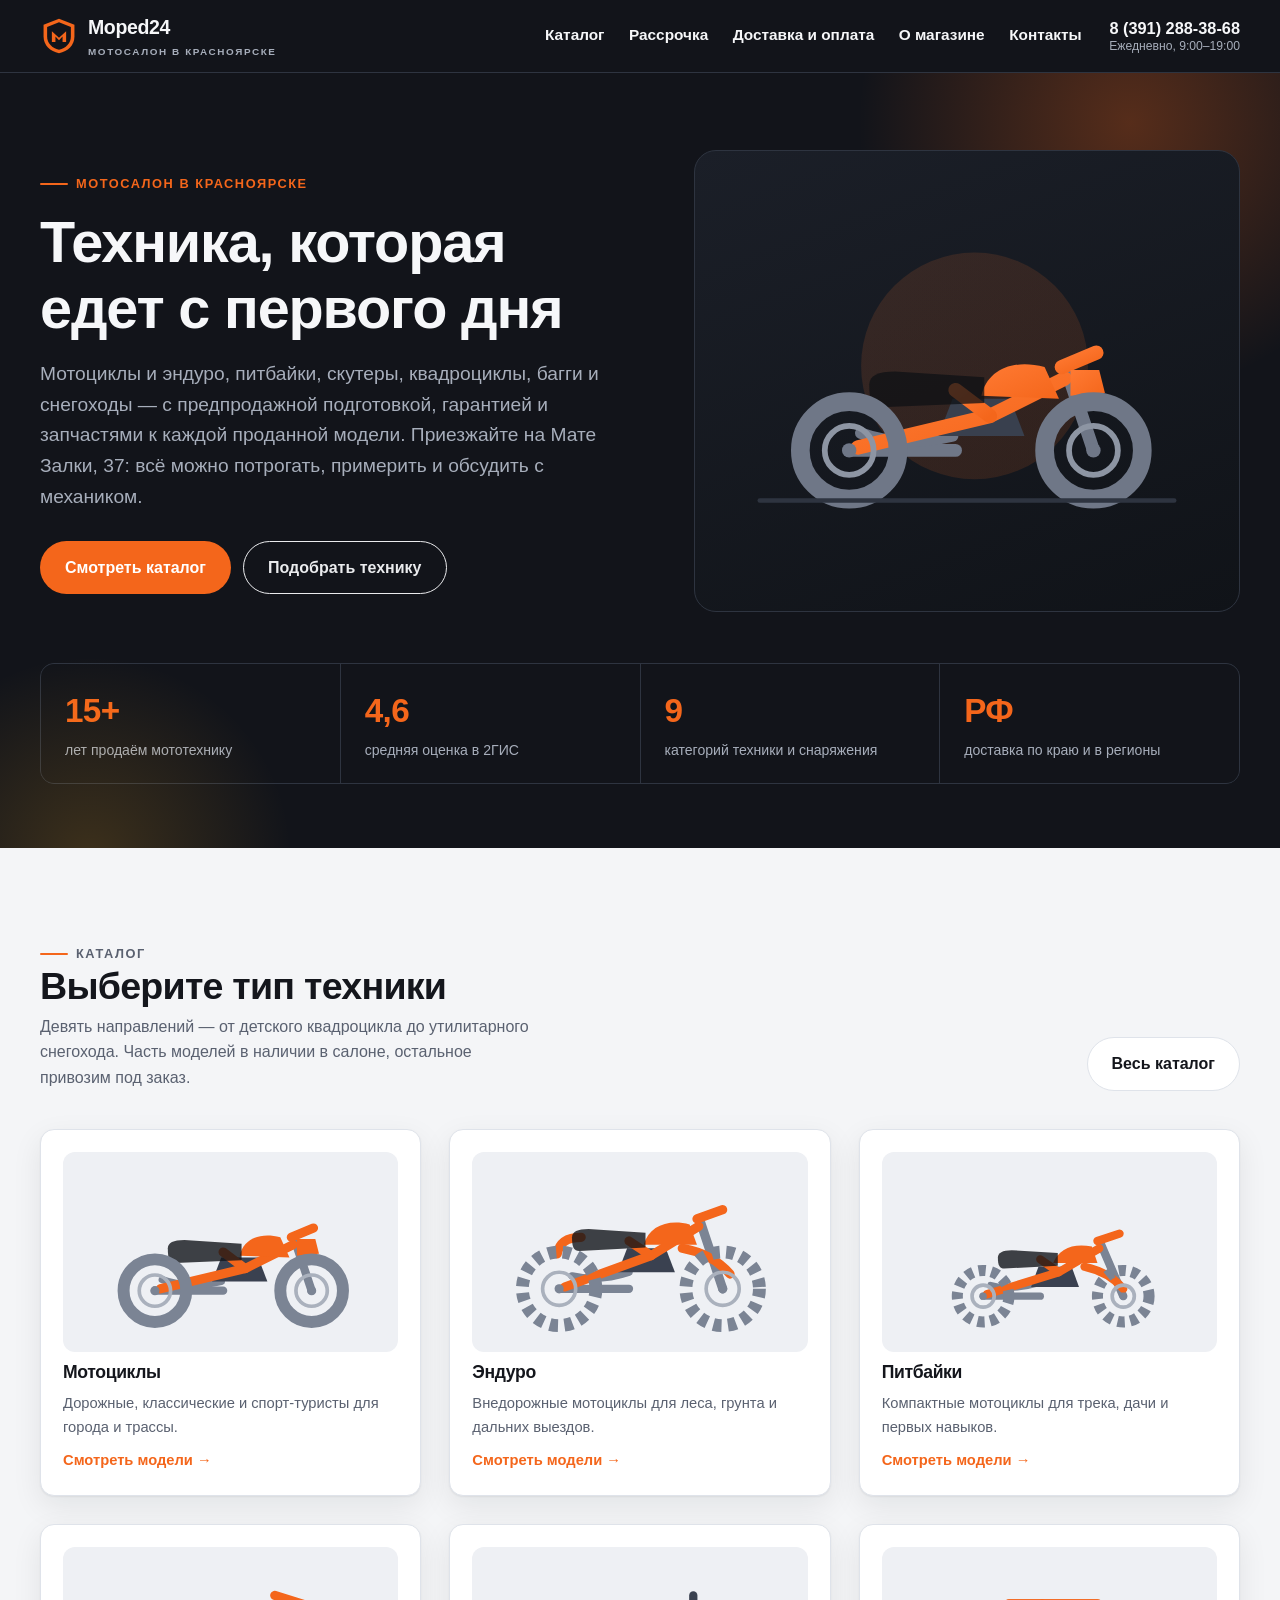
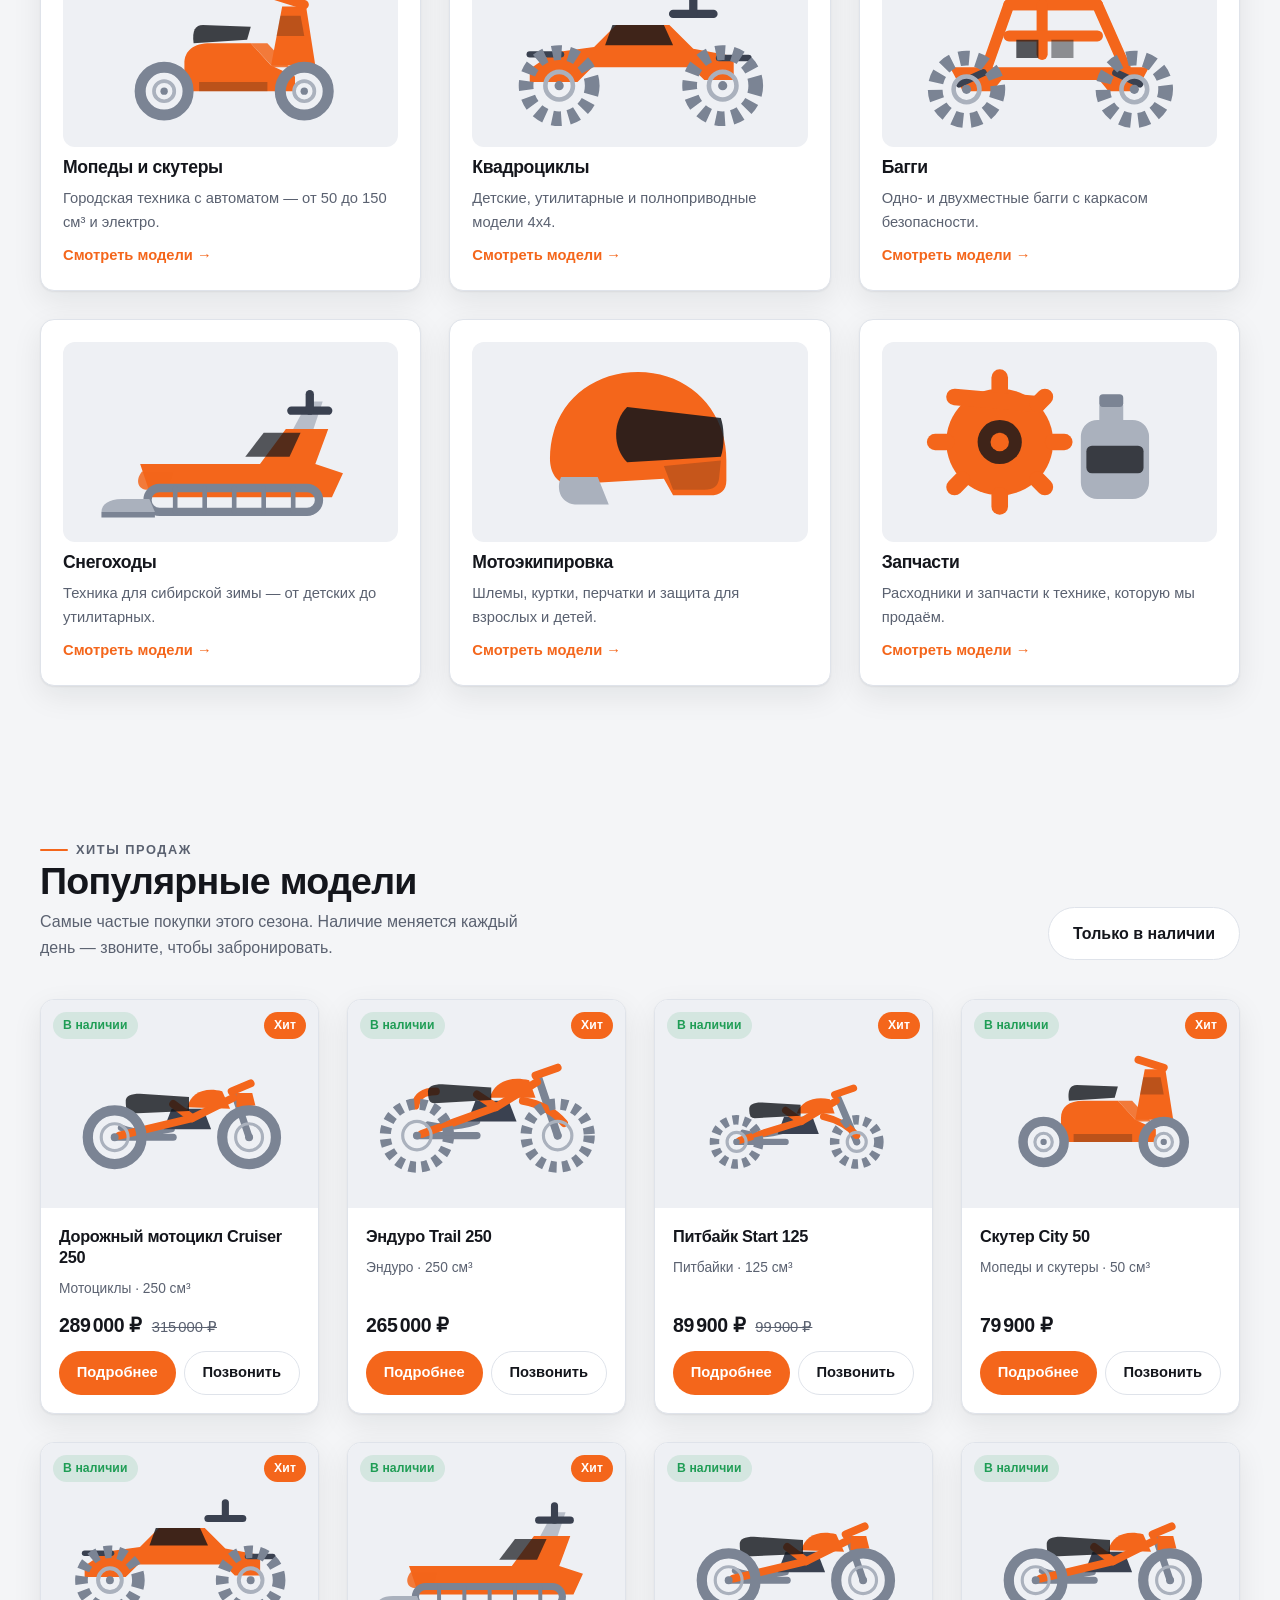
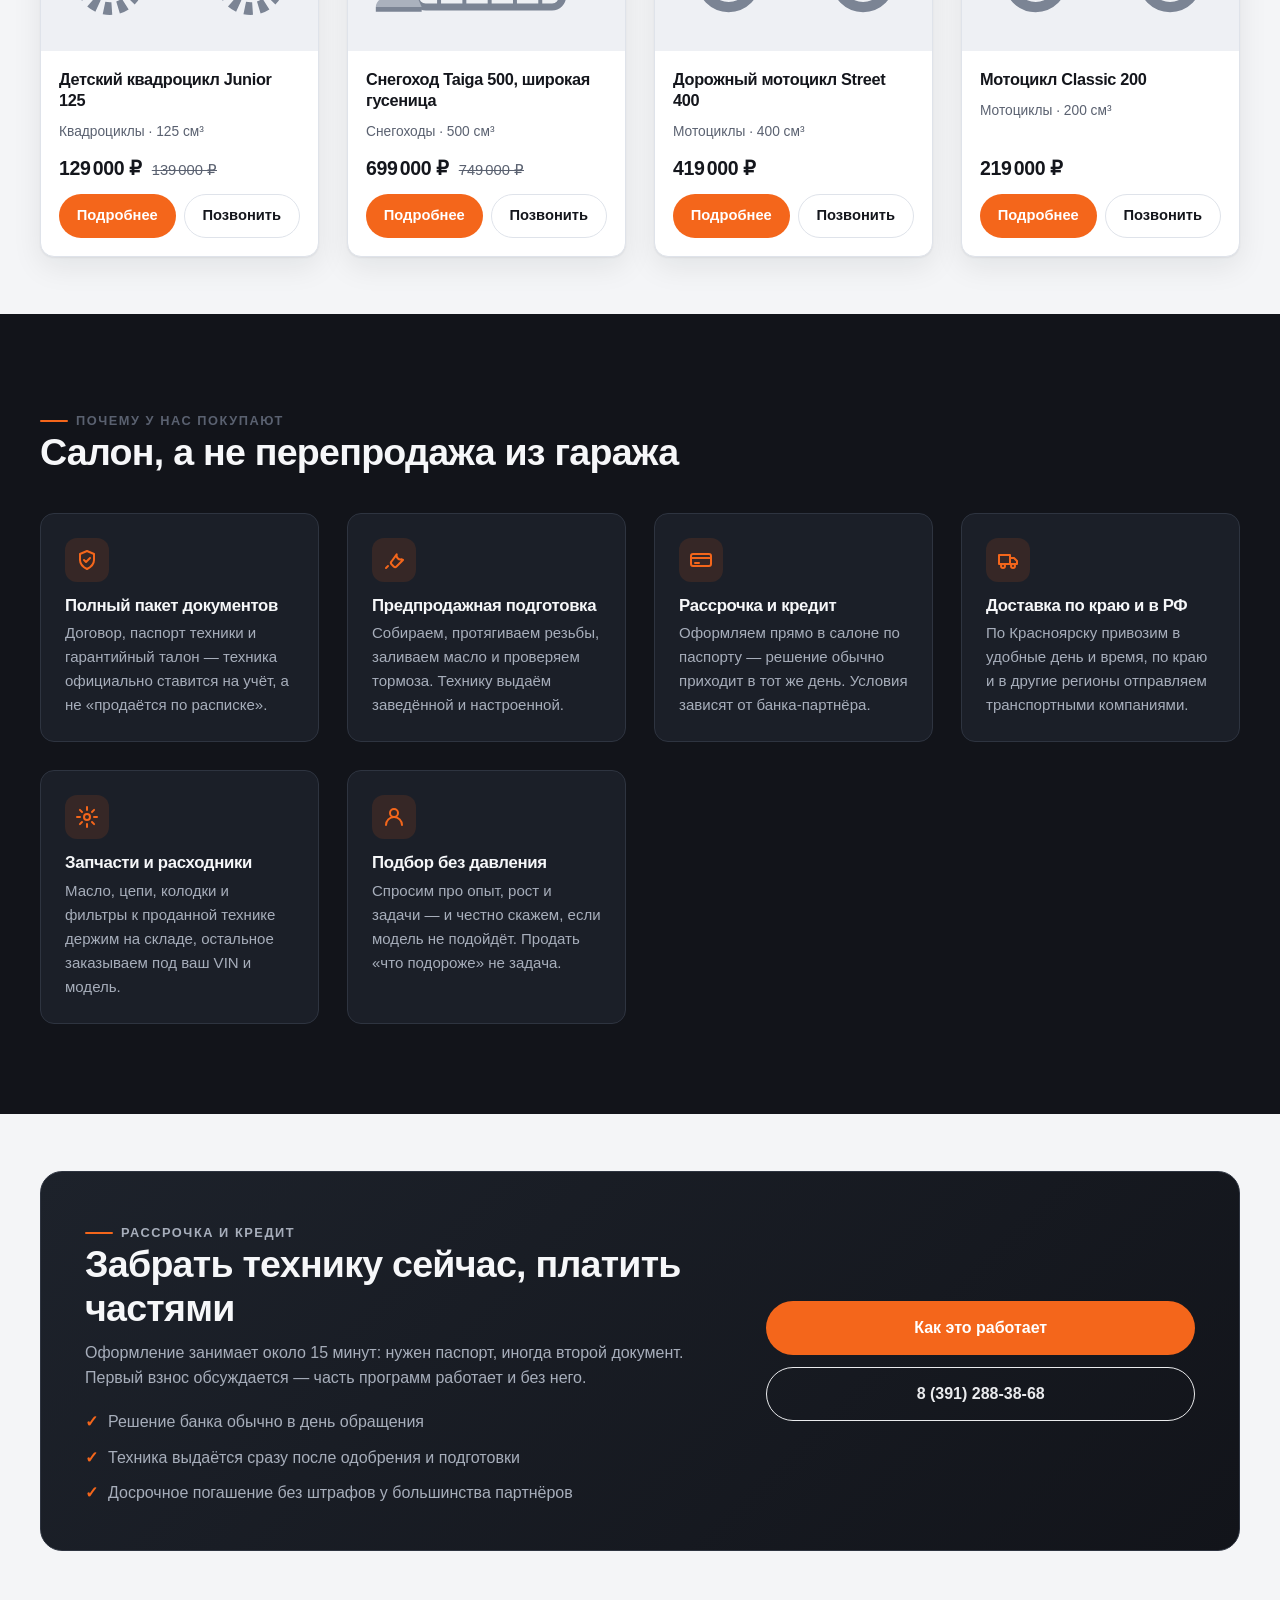
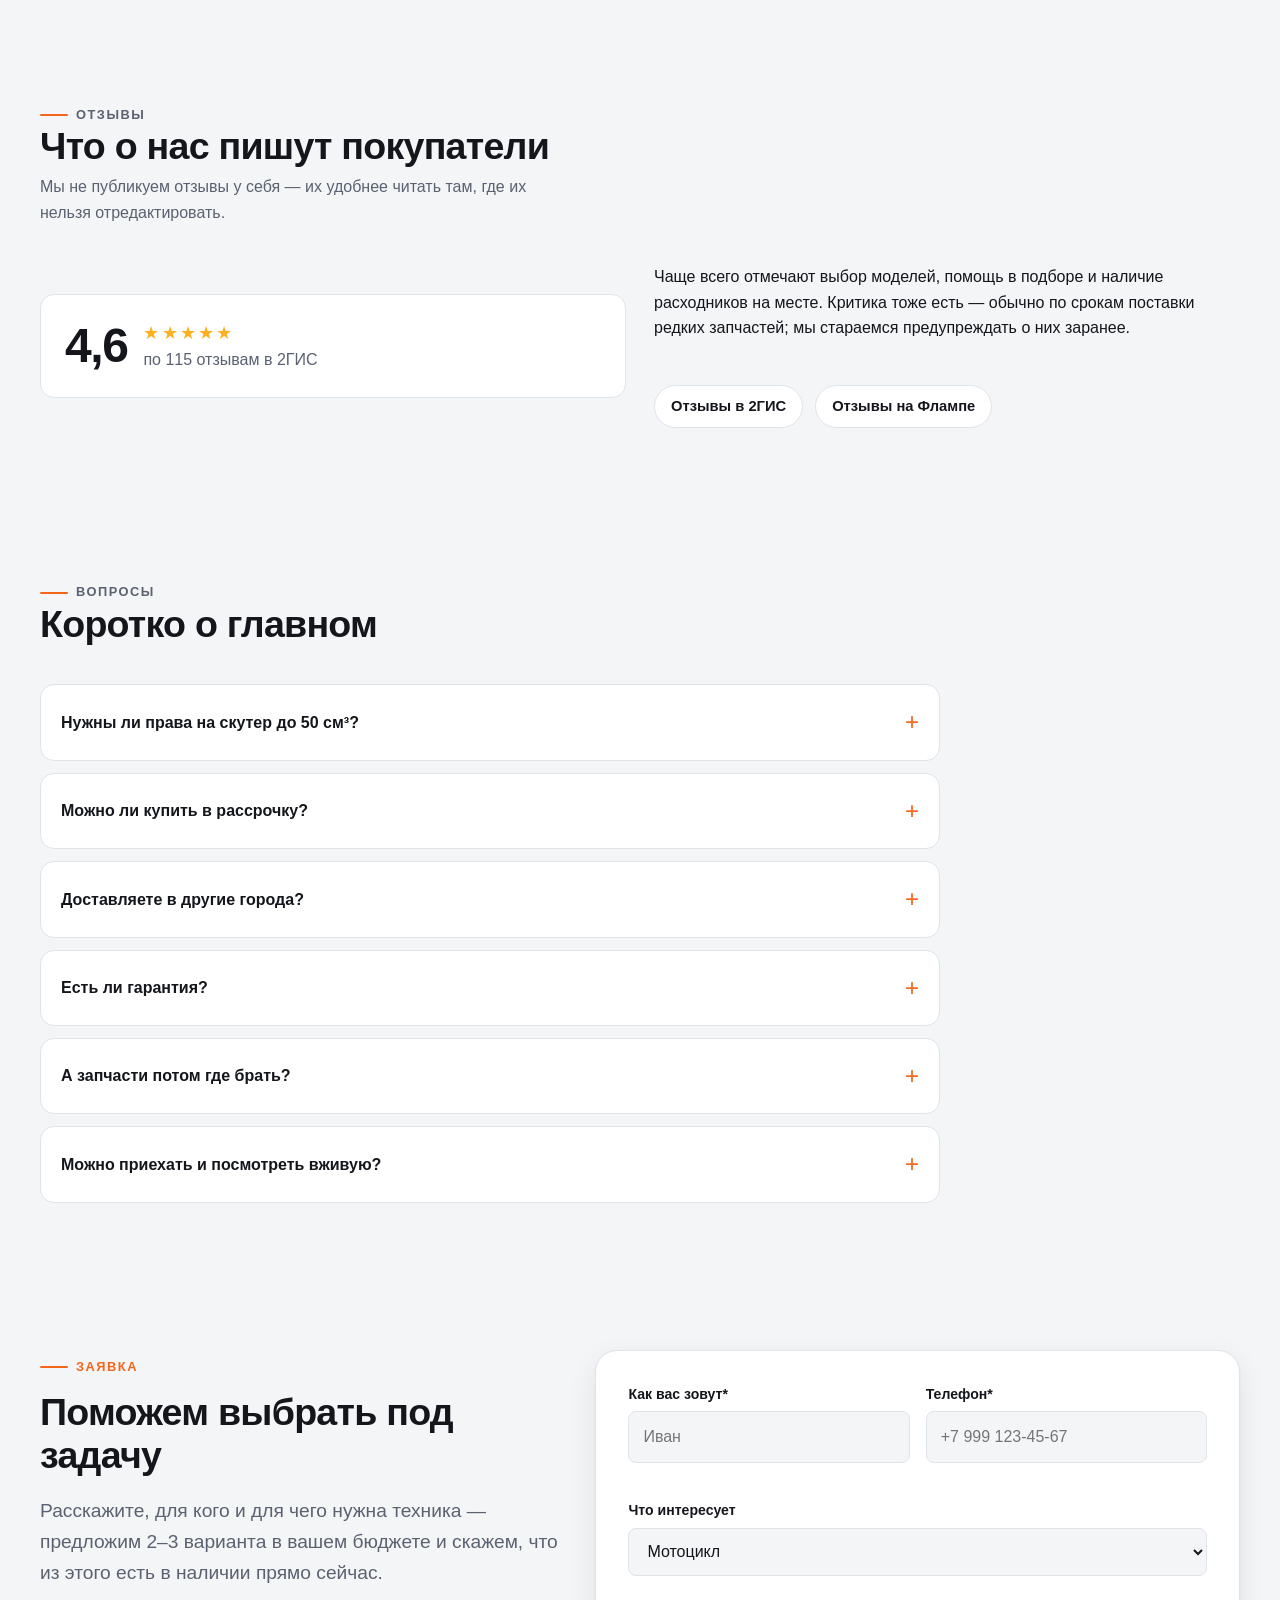
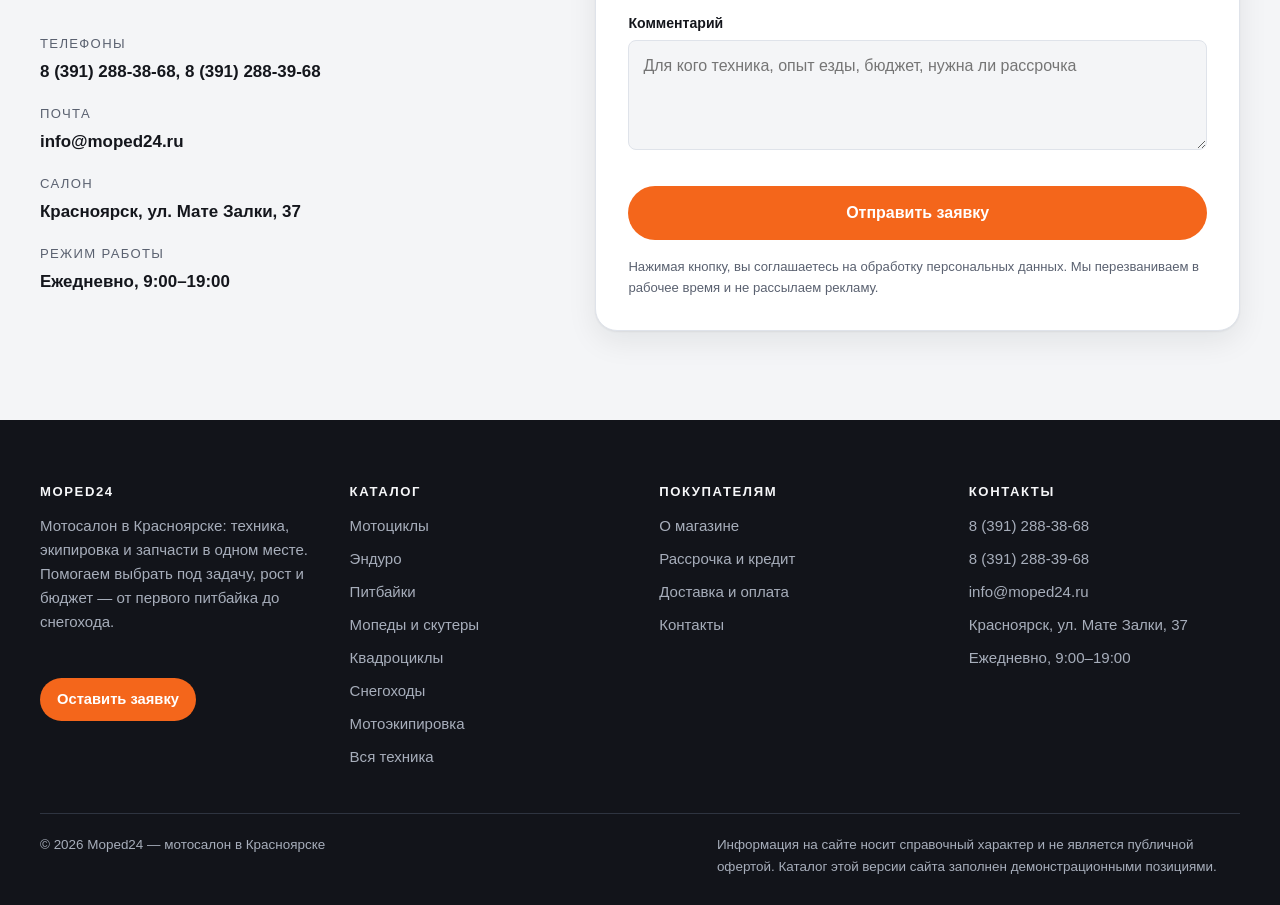
<file: site/index.html>
<!DOCTYPE html>
<html lang="ru">
<head>
<meta charset="utf-8">
<meta name="viewport" content="width=device-width, initial-scale=1">
<title>Moped24 — мотосалон в Красноярске: мототехника, запчасти, экипировка</title>
<meta name="description" content="Мотоциклы, эндуро, питбайки, скутеры, квадроциклы, багги и снегоходы в Красноярске. Рассрочка и кредит, гарантия, доставка по краю и в регионы РФ. Мате Залки, 37.">
<link rel="canonical" href="https://www.moped24.ru/">
<meta property="og:type" content="website">
<meta property="og:site_name" content="Moped24">
<meta property="og:locale" content="ru_RU">
<meta property="og:title" content="Moped24 — мотосалон в Красноярске: мототехника, запчасти, экипировка">
<meta property="og:description" content="Мотоциклы, эндуро, питбайки, скутеры, квадроциклы, багги и снегоходы в Красноярске. Рассрочка и кредит, гарантия, доставка по краю и в регионы РФ. Мате Залки, 37.">
<meta property="og:url" content="https://www.moped24.ru/">
<meta property="og:image" content="https://www.moped24.ru/assets/img/hero.svg">
<meta name="theme-color" content="#12141a">
<link rel="icon" href="./assets/img/logo.svg" type="image/svg+xml">
<link rel="stylesheet" href="./assets/css/style.css">
<script type="application/ld+json">
{
  "@context": "https://schema.org",
  "@type": "MotorcycleDealer",
  "name": "Moped24",
  "description": "Мотосалон в Красноярске: мототехника, запчасти, экипировка и аксессуары.",
  "url": "https://www.moped24.ru/",
  "telephone": [
    "+7-391-288-38-68",
    "+7-391-288-39-68"
  ],
  "email": "info@moped24.ru",
  "image": "https://www.moped24.ru/assets/img/hero.svg",
  "address": {
    "@type": "PostalAddress",
    "streetAddress": "ул. Мате Залки, 37",
    "addressLocality": "Красноярск",
    "addressRegion": "Красноярский край",
    "addressCountry": "RU"
  },
  "openingHoursSpecification": [
    {
      "@type": "OpeningHoursSpecification",
      "dayOfWeek": [
        "Monday",
        "Tuesday",
        "Wednesday",
        "Thursday",
        "Friday",
        "Saturday",
        "Sunday"
      ],
      "opens": "09:00",
      "closes": "19:00"
    }
  ],
  "areaServed": [
    "Красноярск",
    "Красноярский край",
    "Россия"
  ]
}
</script>
</head>
<body data-base="./">
<a class="skip-link" href="#main">Перейти к содержанию</a>
<header class="header">
  <div class="wrap header__bar">
    <a class="logo" href="./index.html">
      <img class="logo__mark" src="./assets/img/logo.svg" alt="" width="38" height="38">
      <span>Moped24<span class="logo__sub">мотосалон в Красноярске</span></span>
    </a>
    <button class="burger" type="button" data-burger aria-expanded="false" aria-controls="main-nav">
      <span></span><span class="visually-hidden">Меню</span>
    </button>
    <nav class="nav" id="main-nav" data-nav aria-label="Основная навигация">
      <ul class="nav__list">
        <li><a class="nav__link" href="./catalog/">Каталог</a></li>
        <li><a class="nav__link" href="./about/installment.html">Рассрочка</a></li>
        <li><a class="nav__link" href="./about/delivery.html">Доставка и оплата</a></li>
        <li><a class="nav__link" href="./about/">О магазине</a></li>
        <li><a class="nav__link" href="./about/contacts.html">Контакты</a></li>
      </ul>
    </nav>
    <div class="header__contacts">
      <a class="header__phone" href="tel:+73912883868">8 (391) 288-38-68</a>
      <span class="header__hours">Ежедневно, 9:00–19:00</span>
    </div>
  </div>
</header>
<main id="main">

<section class="hero">
  <div class="wrap hero__grid">
    <div>
      <p class="eyebrow">Мотосалон в Красноярске</p>
      <h1>Техника, которая едет с первого дня</h1>
      <p class="hero__text">Мотоциклы и эндуро, питбайки, скутеры, квадроциклы, багги и снегоходы —
      с предпродажной подготовкой, гарантией и запчастями к каждой проданной модели.
      Приезжайте на Мате Залки, 37: всё можно потрогать, примерить и обсудить с механиком.</p>
      <div class="hero__cta">
        <a class="btn btn--primary" href="./catalog/">Смотреть каталог</a>
        <a class="btn btn--ghost" href="#zayavka">Подобрать технику</a>
      </div>
    </div>
    <div class="hero__art">
      <img src="./assets/img/hero.svg" alt="Иллюстрация мотоцикла" width="640" height="400">
    </div>
  </div>
  <div class="wrap">
    <div class="stats">
      <div class="stats__item"><span class="stats__value">15+</span><span class="stats__label">лет продаём мототехнику</span></div>
      <div class="stats__item"><span class="stats__value">4,6</span><span class="stats__label">средняя оценка в 2ГИС</span></div>
      <div class="stats__item"><span class="stats__value">9</span><span class="stats__label">категорий техники и снаряжения</span></div>
      <div class="stats__item"><span class="stats__value">РФ</span><span class="stats__label">доставка по краю и в регионы</span></div>
    </div>
  </div>
</section>

<section class="section">
  <div class="wrap">
    <div class="section-head">
      <div>
        <p class="eyebrow">Каталог</p>
        <h2>Выберите тип техники</h2>
        <p>Девять направлений — от детского квадроцикла до утилитарного снегохода.
        Часть моделей в наличии в салоне, остальное привозим под заказ.</p>
      </div>
      <a class="btn btn--light" href="./catalog/">Весь каталог</a>
    </div>
    <div class="cats" data-categories>
      <p class="muted">Загружаем категории…</p>
    </div>
  </div>
</section>

<section class="section section--tight">
  <div class="wrap">
    <div class="section-head">
      <div>
        <p class="eyebrow">Хиты продаж</p>
        <h2>Популярные модели</h2>
        <p>Самые частые покупки этого сезона. Наличие меняется каждый день — звоните, чтобы забронировать.</p>
      </div>
      <a class="btn btn--light" href="./catalog/?stock=1">Только в наличии</a>
    </div>
    <div class="products" data-featured="8">
      <p class="muted">Загружаем модели…</p>
    </div>
  </div>
</section>

<section class="section section--dark">
  <div class="wrap">
    <div class="section-head">
      <div>
        <p class="eyebrow">Почему у нас покупают</p>
        <h2>Салон, а не перепродажа из гаража</h2>
      </div>
    </div>
    <div class="features">
      <div class="feature">
        <div class="feature__icon" aria-hidden="true">
          <svg viewBox="0 0 24 24" fill="none" stroke="currentColor" stroke-width="2" stroke-linecap="round" stroke-linejoin="round"><path d="M12 3l7 3v6c0 4-3 7-7 9-4-2-7-5-7-9V6z"/><path d="M9 12l2 2 4-4"/></svg>
        </div>
        <h3>Полный пакет документов</h3>
        <p>Договор, паспорт техники и гарантийный талон — техника официально ставится на учёт, а не «продаётся по расписке».</p>
      </div>
      <div class="feature">
        <div class="feature__icon" aria-hidden="true">
          <svg viewBox="0 0 24 24" fill="none" stroke="currentColor" stroke-width="2" stroke-linecap="round" stroke-linejoin="round"><path d="M14.7 6.3a4 4 0 0 0 5 5L21 12l-6.5 6.5a2 2 0 0 1-2.8 0l-2.2-2.2a2 2 0 0 1 0-2.8z"/><path d="M6 18l-2 2"/></svg>
        </div>
        <h3>Предпродажная подготовка</h3>
        <p>Собираем, протягиваем резьбы, заливаем масло и проверяем тормоза. Технику выдаём заведённой и настроенной.</p>
      </div>
      <div class="feature">
        <div class="feature__icon" aria-hidden="true">
          <svg viewBox="0 0 24 24" fill="none" stroke="currentColor" stroke-width="2" stroke-linecap="round" stroke-linejoin="round"><rect x="2" y="6" width="20" height="12" rx="2"/><path d="M2 10h20"/><path d="M6 15h4"/></svg>
        </div>
        <h3>Рассрочка и кредит</h3>
        <p>Оформляем прямо в салоне по паспорту — решение обычно приходит в тот же день. Условия зависят от банка-партнёра.</p>
      </div>
      <div class="feature">
        <div class="feature__icon" aria-hidden="true">
          <svg viewBox="0 0 24 24" fill="none" stroke="currentColor" stroke-width="2" stroke-linecap="round" stroke-linejoin="round"><path d="M3 7h11v9H3z"/><path d="M14 10h4l3 3v3h-7z"/><circle cx="7" cy="18" r="2"/><circle cx="17" cy="18" r="2"/></svg>
        </div>
        <h3>Доставка по краю и в РФ</h3>
        <p>По Красноярску привозим в удобные день и время, по краю и в другие регионы отправляем транспортными компаниями.</p>
      </div>
      <div class="feature">
        <div class="feature__icon" aria-hidden="true">
          <svg viewBox="0 0 24 24" fill="none" stroke="currentColor" stroke-width="2" stroke-linecap="round" stroke-linejoin="round"><circle cx="12" cy="12" r="3"/><path d="M12 2v3M12 19v3M2 12h3M19 12h3M4.9 4.9l2.1 2.1M17 17l2.1 2.1M19.1 4.9L17 7M7 17l-2.1 2.1"/></svg>
        </div>
        <h3>Запчасти и расходники</h3>
        <p>Масло, цепи, колодки и фильтры к проданной технике держим на складе, остальное заказываем под ваш VIN и модель.</p>
      </div>
      <div class="feature">
        <div class="feature__icon" aria-hidden="true">
          <svg viewBox="0 0 24 24" fill="none" stroke="currentColor" stroke-width="2" stroke-linecap="round" stroke-linejoin="round"><path d="M4 20a8 8 0 0 1 16 0"/><circle cx="12" cy="8" r="4"/></svg>
        </div>
        <h3>Подбор без давления</h3>
        <p>Спросим про опыт, рост и задачи — и честно скажем, если модель не подойдёт. Продать «что подороже» не задача.</p>
      </div>
    </div>
  </div>
</section>

<section class="section section--tight">
  <div class="wrap">
    <div class="promo">
      <div>
        <p class="eyebrow">Рассрочка и кредит</p>
        <h2>Забрать технику сейчас, платить частями</h2>
        <p>Оформление занимает около 15 минут: нужен паспорт, иногда второй документ. Первый взнос обсуждается —
        часть программ работает и без него.</p>
        <ul class="promo__list">
          <li>Решение банка обычно в день обращения</li>
          <li>Техника выдаётся сразу после одобрения и подготовки</li>
          <li>Досрочное погашение без штрафов у большинства партнёров</li>
        </ul>
      </div>
      <div class="promo__cta">
        <a class="btn btn--primary btn--block" href="./about/installment.html">Как это работает</a>
        <a class="btn btn--ghost btn--block" href="tel:+73912883868">8 (391) 288-38-68</a>
      </div>
    </div>
  </div>
</section>

<section class="section">
  <div class="wrap">
    <div class="section-head">
      <div>
        <p class="eyebrow">Отзывы</p>
        <h2>Что о нас пишут покупатели</h2>
        <p>Мы не публикуем отзывы у себя — их удобнее читать там, где их нельзя отредактировать.</p>
      </div>
    </div>
    <div class="rating">
      <div class="rating__score">
        <span class="rating__value">4,6</span>
        <span>
          <span class="rating__stars" aria-hidden="true">★★★★★</span>
          <span class="muted" style="display:block">по 115 отзывам в 2ГИС</span>
        </span>
      </div>
      <div>
        <p>Чаще всего отмечают выбор моделей, помощь в подборе и наличие расходников на месте.
        Критика тоже есть — обычно по срокам поставки редких запчастей; мы стараемся предупреждать о них заранее.</p>
        <div class="rating__links mt-l">
          <a class="btn btn--light btn--sm" href="https://2gis.ru/krasnoyarsk/firm/985690700304884" target="_blank" rel="noopener">Отзывы в 2ГИС</a>
          <a class="btn btn--light btn--sm" href="https://krasnoyarsk.flamp.ru/firm/moped24_magazin_mototekhniki-985690700304884" target="_blank" rel="noopener">Отзывы на Флампе</a>
        </div>
      </div>
    </div>
  </div>
</section>

<section class="section section--tight">
  <div class="wrap">
    <div class="section-head"><div><p class="eyebrow">Вопросы</p><h2>Коротко о главном</h2></div></div>
    <div class="faq" data-faq>
      <div class="faq__item">
        <button class="faq__q" type="button" aria-expanded="false" aria-controls="faq-1">Нужны ли права на скутер до 50 см³?</button>
        <div class="faq__a" id="faq-1" hidden>Да, для мопедов и скутеров нужна категория M — её открывает и любая другая
        категория водительского удостоверения. Точные требования уточните в ГИБДД: правила периодически меняются.</div>
      </div>
      <div class="faq__item">
        <button class="faq__q" type="button" aria-expanded="false" aria-controls="faq-2">Можно ли купить в рассрочку?</button>
        <div class="faq__a" id="faq-2" hidden>Да, рассрочку и кредит оформляем в салоне по паспорту. Решение банка обычно
        приходит в тот же день, техника выдаётся сразу после одобрения и предпродажной подготовки.</div>
      </div>
      <div class="faq__item">
        <button class="faq__q" type="button" aria-expanded="false" aria-controls="faq-3">Доставляете в другие города?</button>
        <div class="faq__a" id="faq-3" hidden>По Красноярску привозим сами, по краю и в другие регионы отправляем
        транспортными компаниями. Стоимость зависит от габаритов и адреса — считаем до оплаты.</div>
      </div>
      <div class="faq__item">
        <button class="faq__q" type="button" aria-expanded="false" aria-controls="faq-4">Есть ли гарантия?</button>
        <div class="faq__a" id="faq-4" hidden>На технику действует заводская гарантия производителя при соблюдении
        регламента обслуживания. Расходники — масло, колодки, цепи, шины — гарантией не покрываются.</div>
      </div>
      <div class="faq__item">
        <button class="faq__q" type="button" aria-expanded="false" aria-controls="faq-5">А запчасти потом где брать?</button>
        <div class="faq__a" id="faq-5" hidden>У нас же. Расходники к проданным моделям держим в наличии, остальное
        заказываем — сроки называем сразу при оформлении.</div>
      </div>
      <div class="faq__item">
        <button class="faq__q" type="button" aria-expanded="false" aria-controls="faq-6">Можно приехать и посмотреть вживую?</button>
        <div class="faq__a" id="faq-6" hidden>Конечно. Салон на Мате Залки, 37 работает ежедневно с 9:00 до 19:00 —
        можно посидеть на технике, примерить экипировку и всё обсудить с менеджером.</div>
      </div>
    </div>
  </div>
</section>

<section class="section" id="zayavka">
  <div class="wrap contacts-grid">
    <div>
      <p class="eyebrow">Заявка</p>
      <h2>Поможем выбрать под задачу</h2>
      <p class="lead">Расскажите, для кого и для чего нужна техника — предложим 2–3 варианта в вашем бюджете
      и скажем, что из этого есть в наличии прямо сейчас.</p>
      <dl class="contact-list mt-l">
        <div><dt>Телефоны</dt><dd><a href="tel:+73912883868">8 (391) 288-38-68</a>, <a href="tel:+73912883968">8 (391) 288-39-68</a></dd></div>
        <div><dt>Почта</dt><dd><a href="mailto:info@moped24.ru">info@moped24.ru</a></dd></div>
        <div><dt>Салон</dt><dd>Красноярск, ул. Мате Залки, 37</dd></div>
        <div><dt>Режим работы</dt><dd>Ежедневно, 9:00–19:00</dd></div>
      </dl>
    </div>
    
<form class="form" data-form data-subject="Заявка на подбор техники — сайт Moped24" novalidate>
  <div class="form__row form__row--2">
    <label class="field">
      <span>Как вас зовут*</span>
      <input type="text" name="name" required autocomplete="name" placeholder="Иван">
      <span class="field__error"></span>
    </label>
    <label class="field">
      <span>Телефон*</span>
      <input type="tel" name="phone" required autocomplete="tel" placeholder="+7 999 123-45-67">
      <span class="field__error"></span>
    </label>
  </div>
  <label class="field">
    <span>Что интересует</span>
    <select name="interest">
      <option>Мотоцикл</option>
      <option>Эндуро</option>
      <option>Питбайк</option>
      <option>Мопед или скутер</option>
      <option>Квадроцикл</option>
      <option>Багги</option>
      <option>Снегоход</option>
      <option>Экипировка</option>
      <option>Запчасти</option>
      <option>Пока не определился</option>
    </select>
    <span class="field__error"></span>
  </label>
  <label class="field">
    <span>Комментарий</span>
    <textarea name="comment" placeholder="Для кого техника, опыт езды, бюджет, нужна ли рассрочка"></textarea>
    <span class="field__error"></span>
  </label>
  <button class="btn btn--primary btn--block" type="submit">Отправить заявку</button>
  <p class="form__status" data-form-status hidden></p>
  <p class="form__note">Нажимая кнопку, вы соглашаетесь на обработку персональных данных.
  Мы перезваниваем в рабочее время и не рассылаем рекламу.</p>
</form>
  </div>
</section>

</main>
<footer class="footer">
  <div class="wrap">
    <div class="footer__grid">
      <div>
        <h3>Moped24</h3>
        <p>Мотосалон в Красноярске: техника, экипировка и запчасти в одном месте.
        Помогаем выбрать под задачу, рост и бюджет — от первого питбайка до снегохода.</p>
        <p class="mt-l"><a class="btn btn--primary btn--sm" href="./index.html#zayavka">Оставить заявку</a></p>
      </div>
      <div>
        <h3>Каталог</h3>
        <ul>
          <li><a href="./catalog/?type=moto">Мотоциклы</a></li>
          <li><a href="./catalog/?type=enduro">Эндуро</a></li>
          <li><a href="./catalog/?type=pitbike">Питбайки</a></li>
          <li><a href="./catalog/?type=scooter">Мопеды и скутеры</a></li>
          <li><a href="./catalog/?type=atv">Квадроциклы</a></li>
          <li><a href="./catalog/?type=snow">Снегоходы</a></li>
          <li><a href="./catalog/?type=gear">Мотоэкипировка</a></li>
          <li><a href="./catalog/">Вся техника</a></li>
        </ul>
      </div>
      <div>
        <h3>Покупателям</h3>
        <ul>
          <li><a href="./about/">О магазине</a></li>
          <li><a href="./about/installment.html">Рассрочка и кредит</a></li>
          <li><a href="./about/delivery.html">Доставка и оплата</a></li>
          <li><a href="./about/contacts.html">Контакты</a></li>
        </ul>
      </div>
      <div>
        <h3>Контакты</h3>
        <ul>
          <li><a href="tel:+73912883868">8 (391) 288-38-68</a></li>
          <li><a href="tel:+73912883968">8 (391) 288-39-68</a></li>
          <li><a href="mailto:info@moped24.ru">info@moped24.ru</a></li>
          <li>Красноярск, ул. Мате Залки, 37</li>
          <li>Ежедневно, 9:00–19:00</li>
        </ul>
      </div>
    </div>
    <div class="footer__bottom">
      <span>© <span data-year>2026</span> Moped24 — мотосалон в Красноярске</span>
      <span class="footer__disclaimer">Информация на сайте носит справочный характер и не является публичной офертой.
      Каталог этой версии сайта заполнен демонстрационными позициями.</span>
    </div>
  </div>
</footer>
<script src="./assets/js/site.js"></script>
</body>
</html>
</file>
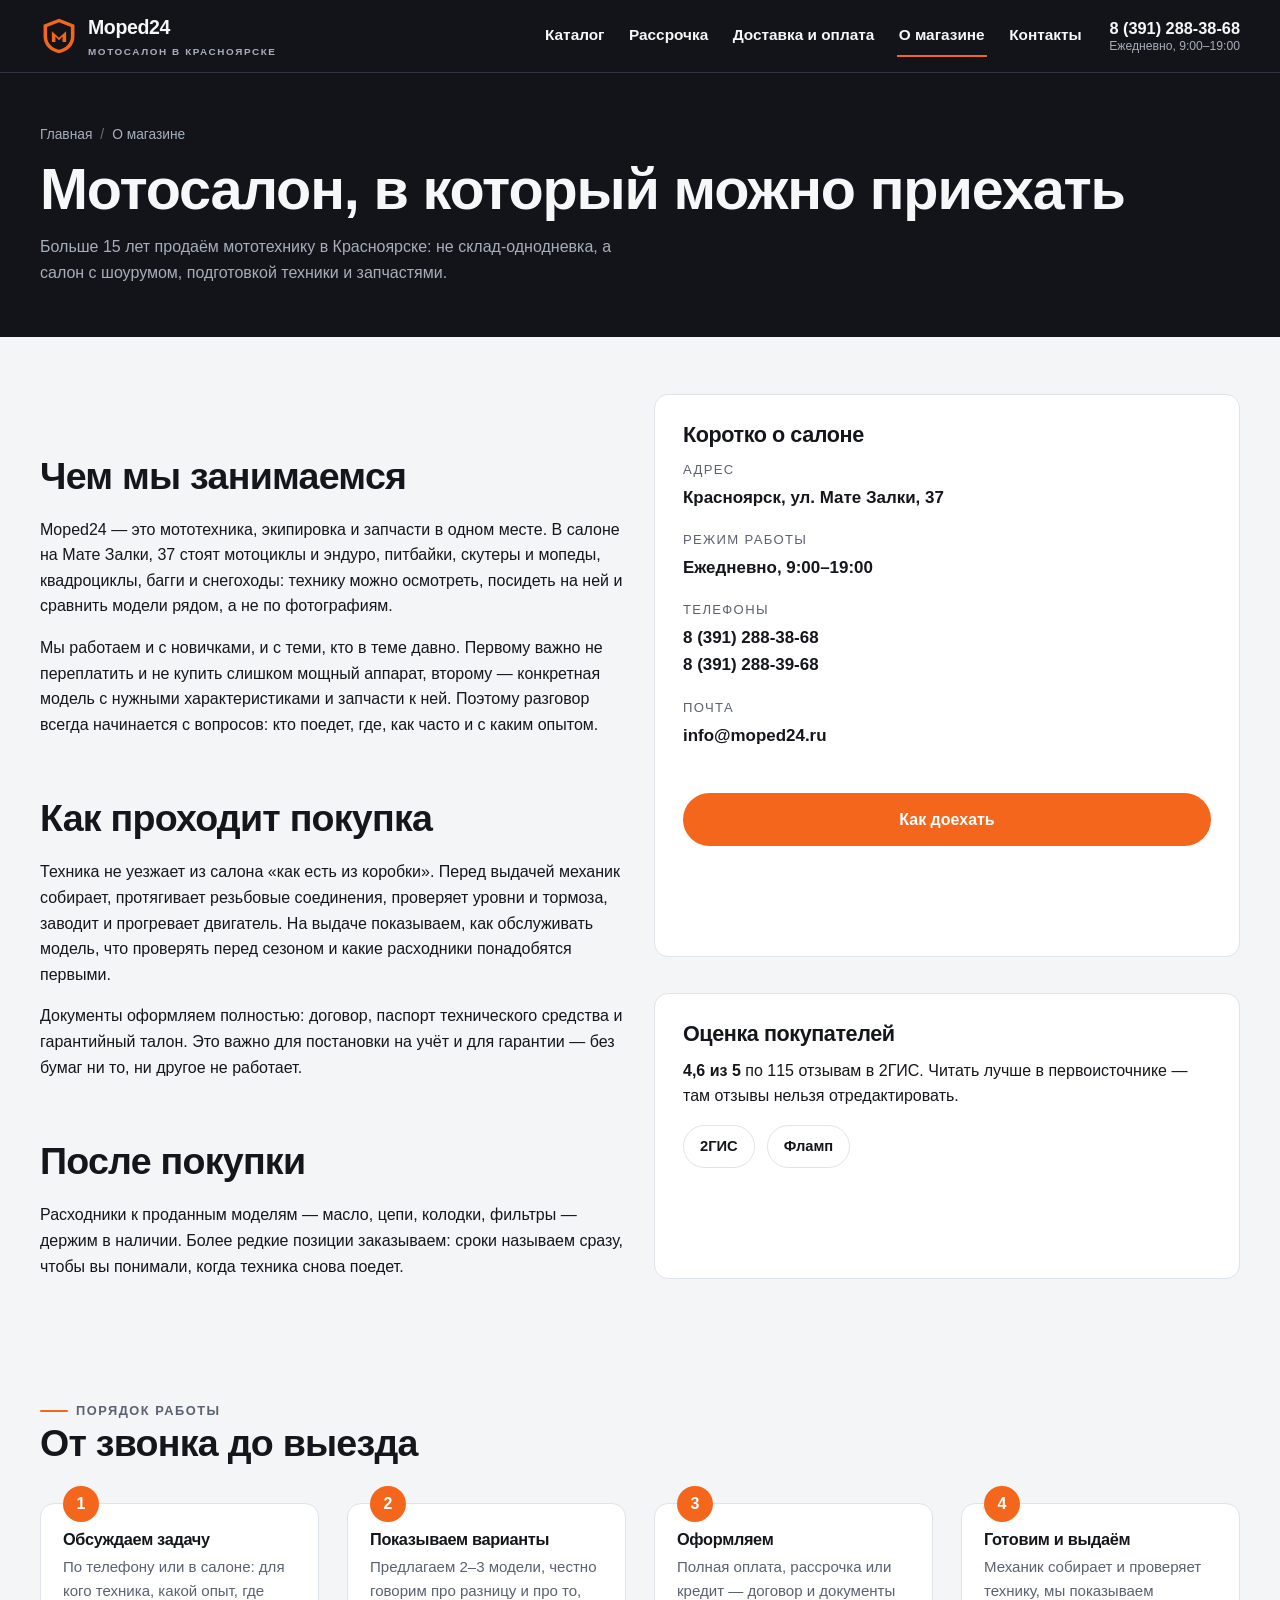
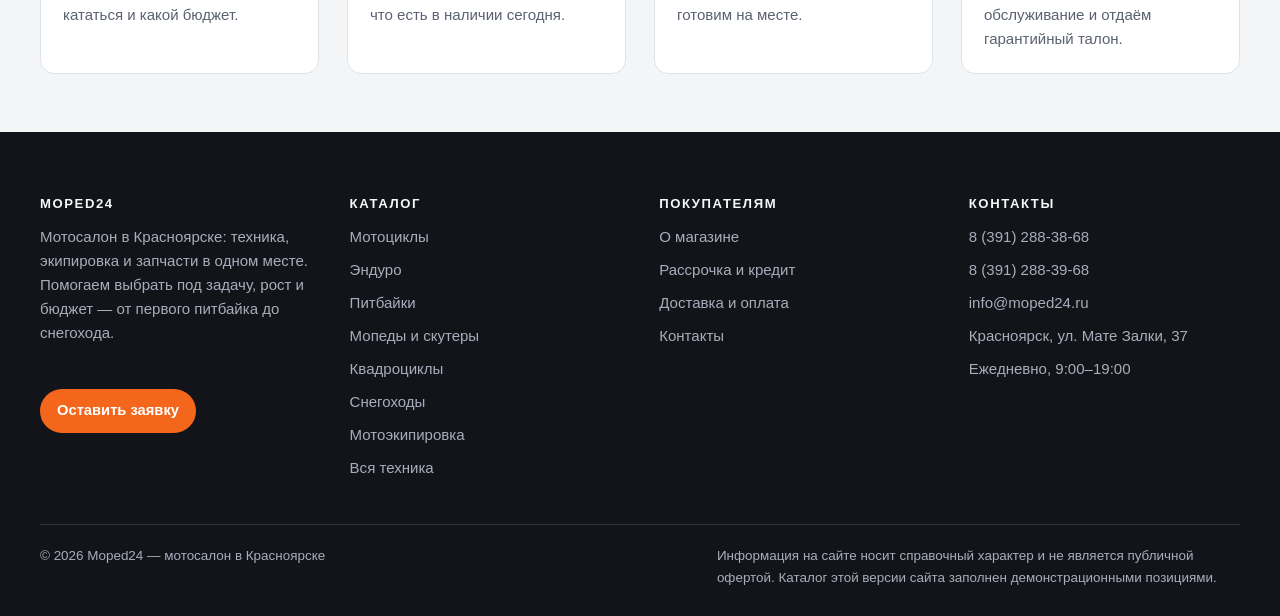
<file: site/about/index.html>
<!DOCTYPE html>
<html lang="ru">
<head>
<meta charset="utf-8">
<meta name="viewport" content="width=device-width, initial-scale=1">
<title>О магазине Moped24 — мотосалон в Красноярске</title>
<meta name="description" content="Кто мы, что продаём и как работаем: салон на Мате Залки, 37, предпродажная подготовка, гарантия, рассрочка, запчасти и доставка по Красноярскому краю и РФ.">
<link rel="canonical" href="https://www.moped24.ru/about/">
<meta property="og:type" content="website">
<meta property="og:site_name" content="Moped24">
<meta property="og:locale" content="ru_RU">
<meta property="og:title" content="О магазине Moped24 — мотосалон в Красноярске">
<meta property="og:description" content="Кто мы, что продаём и как работаем: салон на Мате Залки, 37, предпродажная подготовка, гарантия, рассрочка, запчасти и доставка по Красноярскому краю и РФ.">
<meta property="og:url" content="https://www.moped24.ru/about/">
<meta property="og:image" content="https://www.moped24.ru/assets/img/hero.svg">
<meta name="theme-color" content="#12141a">
<link rel="icon" href="../assets/img/logo.svg" type="image/svg+xml">
<link rel="stylesheet" href="../assets/css/style.css">
<script type="application/ld+json">
{
  "@context": "https://schema.org",
  "@type": "BreadcrumbList",
  "itemListElement": [
    {
      "@type": "ListItem",
      "position": 1,
      "name": "Главная",
      "item": "https://www.moped24.ru/"
    },
    {
      "@type": "ListItem",
      "position": 2,
      "name": "О магазине",
      "item": "https://www.moped24.ru/about/"
    }
  ]
}
</script>
</head>
<body data-base="../">
<a class="skip-link" href="#main">Перейти к содержанию</a>
<header class="header">
  <div class="wrap header__bar">
    <a class="logo" href="../index.html">
      <img class="logo__mark" src="../assets/img/logo.svg" alt="" width="38" height="38">
      <span>Moped24<span class="logo__sub">мотосалон в Красноярске</span></span>
    </a>
    <button class="burger" type="button" data-burger aria-expanded="false" aria-controls="main-nav">
      <span></span><span class="visually-hidden">Меню</span>
    </button>
    <nav class="nav" id="main-nav" data-nav aria-label="Основная навигация">
      <ul class="nav__list">
        <li><a class="nav__link" href="../catalog/">Каталог</a></li>
        <li><a class="nav__link" href="../about/installment.html">Рассрочка</a></li>
        <li><a class="nav__link" href="../about/delivery.html">Доставка и оплата</a></li>
        <li><a class="nav__link" href="../about/" aria-current="page">О магазине</a></li>
        <li><a class="nav__link" href="../about/contacts.html">Контакты</a></li>
      </ul>
    </nav>
    <div class="header__contacts">
      <a class="header__phone" href="tel:+73912883868">8 (391) 288-38-68</a>
      <span class="header__hours">Ежедневно, 9:00–19:00</span>
    </div>
  </div>
</header>
<main id="main">

<section class="page-head">
  <div class="wrap">
    <nav class="crumbs" aria-label="Хлебные крошки">
      <ol>
      <li><a href="../index.html">Главная</a></li>
      <li>О магазине</li>
      </ol>
    </nav>
    <h1>Мотосалон, в который можно приехать</h1>
    <p>Больше 15 лет продаём мототехнику в Красноярске: не склад-однодневка, а салон с шоурумом, подготовкой техники и запчастями.</p>
  </div>
</section>

<section class="section section--tight">
  <div class="wrap cols">
    <div class="prose">
      <h2>Чем мы занимаемся</h2>
      <p>Moped24 — это мототехника, экипировка и запчасти в одном месте. В салоне на Мате Залки, 37 стоят
      мотоциклы и эндуро, питбайки, скутеры и мопеды, квадроциклы, багги и снегоходы: технику можно
      осмотреть, посидеть на ней и сравнить модели рядом, а не по фотографиям.</p>
      <p>Мы работаем и с новичками, и с теми, кто в теме давно. Первому важно не переплатить и не купить
      слишком мощный аппарат, второму — конкретная модель с нужными характеристиками и запчасти к ней.
      Поэтому разговор всегда начинается с вопросов: кто поедет, где, как часто и с каким опытом.</p>

      <h2>Как проходит покупка</h2>
      <p>Техника не уезжает из салона «как есть из коробки». Перед выдачей механик собирает, протягивает
      резьбовые соединения, проверяет уровни и тормоза, заводит и прогревает двигатель. На выдаче показываем,
      как обслуживать модель, что проверять перед сезоном и какие расходники понадобятся первыми.</p>
      <p>Документы оформляем полностью: договор, паспорт технического средства и гарантийный талон.
      Это важно для постановки на учёт и для гарантии — без бумаг ни то, ни другое не работает.</p>

      <h2>После покупки</h2>
      <p>Расходники к проданным моделям — масло, цепи, колодки, фильтры — держим в наличии.
      Более редкие позиции заказываем: сроки называем сразу, чтобы вы понимали, когда техника снова поедет.</p>
    </div>

    <div class="stack-lg">
      <div class="panel">
        <h3>Коротко о салоне</h3>
        <dl class="contact-list">
          <div><dt>Адрес</dt><dd>Красноярск, ул. Мате Залки, 37</dd></div>
          <div><dt>Режим работы</dt><dd>Ежедневно, 9:00–19:00</dd></div>
          <div><dt>Телефоны</dt><dd><a href="tel:+73912883868">8 (391) 288-38-68</a><br><a href="tel:+73912883968">8 (391) 288-39-68</a></dd></div>
          <div><dt>Почта</dt><dd><a href="mailto:info@moped24.ru">info@moped24.ru</a></dd></div>
        </dl>
        <p class="mt-l"><a class="btn btn--primary btn--block" href="../about/contacts.html">Как доехать</a></p>
      </div>
      <div class="panel">
        <h3>Оценка покупателей</h3>
        <p><strong>4,6 из 5</strong> по 115 отзывам в 2ГИС. Читать лучше в первоисточнике — там отзывы
        нельзя отредактировать.</p>
        <p class="wrap-cta">
          <a class="btn btn--light btn--sm" href="https://2gis.ru/krasnoyarsk/firm/985690700304884" target="_blank" rel="noopener">2ГИС</a>
          <a class="btn btn--light btn--sm" href="https://krasnoyarsk.flamp.ru/firm/moped24_magazin_mototekhniki-985690700304884" target="_blank" rel="noopener">Фламп</a>
        </p>
      </div>
    </div>
  </div>
</section>

<section class="section section--tight">
  <div class="wrap">
    <div class="section-head"><div><p class="eyebrow">Порядок работы</p><h2>От звонка до выезда</h2></div></div>
    <div class="steps">
      <div class="step">
        <h3>Обсуждаем задачу</h3>
        <p>По телефону или в салоне: для кого техника, какой опыт, где кататься и какой бюджет.</p>
      </div>
      <div class="step">
        <h3>Показываем варианты</h3>
        <p>Предлагаем 2–3 модели, честно говорим про разницу и про то, что есть в наличии сегодня.</p>
      </div>
      <div class="step">
        <h3>Оформляем</h3>
        <p>Полная оплата, рассрочка или кредит — договор и документы готовим на месте.</p>
      </div>
      <div class="step">
        <h3>Готовим и выдаём</h3>
        <p>Механик собирает и проверяет технику, мы показываем обслуживание и отдаём гарантийный талон.</p>
      </div>
    </div>
  </div>
</section>

</main>
<footer class="footer">
  <div class="wrap">
    <div class="footer__grid">
      <div>
        <h3>Moped24</h3>
        <p>Мотосалон в Красноярске: техника, экипировка и запчасти в одном месте.
        Помогаем выбрать под задачу, рост и бюджет — от первого питбайка до снегохода.</p>
        <p class="mt-l"><a class="btn btn--primary btn--sm" href="../index.html#zayavka">Оставить заявку</a></p>
      </div>
      <div>
        <h3>Каталог</h3>
        <ul>
          <li><a href="../catalog/?type=moto">Мотоциклы</a></li>
          <li><a href="../catalog/?type=enduro">Эндуро</a></li>
          <li><a href="../catalog/?type=pitbike">Питбайки</a></li>
          <li><a href="../catalog/?type=scooter">Мопеды и скутеры</a></li>
          <li><a href="../catalog/?type=atv">Квадроциклы</a></li>
          <li><a href="../catalog/?type=snow">Снегоходы</a></li>
          <li><a href="../catalog/?type=gear">Мотоэкипировка</a></li>
          <li><a href="../catalog/">Вся техника</a></li>
        </ul>
      </div>
      <div>
        <h3>Покупателям</h3>
        <ul>
          <li><a href="../about/">О магазине</a></li>
          <li><a href="../about/installment.html">Рассрочка и кредит</a></li>
          <li><a href="../about/delivery.html">Доставка и оплата</a></li>
          <li><a href="../about/contacts.html">Контакты</a></li>
        </ul>
      </div>
      <div>
        <h3>Контакты</h3>
        <ul>
          <li><a href="tel:+73912883868">8 (391) 288-38-68</a></li>
          <li><a href="tel:+73912883968">8 (391) 288-39-68</a></li>
          <li><a href="mailto:info@moped24.ru">info@moped24.ru</a></li>
          <li>Красноярск, ул. Мате Залки, 37</li>
          <li>Ежедневно, 9:00–19:00</li>
        </ul>
      </div>
    </div>
    <div class="footer__bottom">
      <span>© <span data-year>2026</span> Moped24 — мотосалон в Красноярске</span>
      <span class="footer__disclaimer">Информация на сайте носит справочный характер и не является публичной офертой.
      Каталог этой версии сайта заполнен демонстрационными позициями.</span>
    </div>
  </div>
</footer>
<script src="../assets/js/site.js"></script>
</body>
</html>
</file>
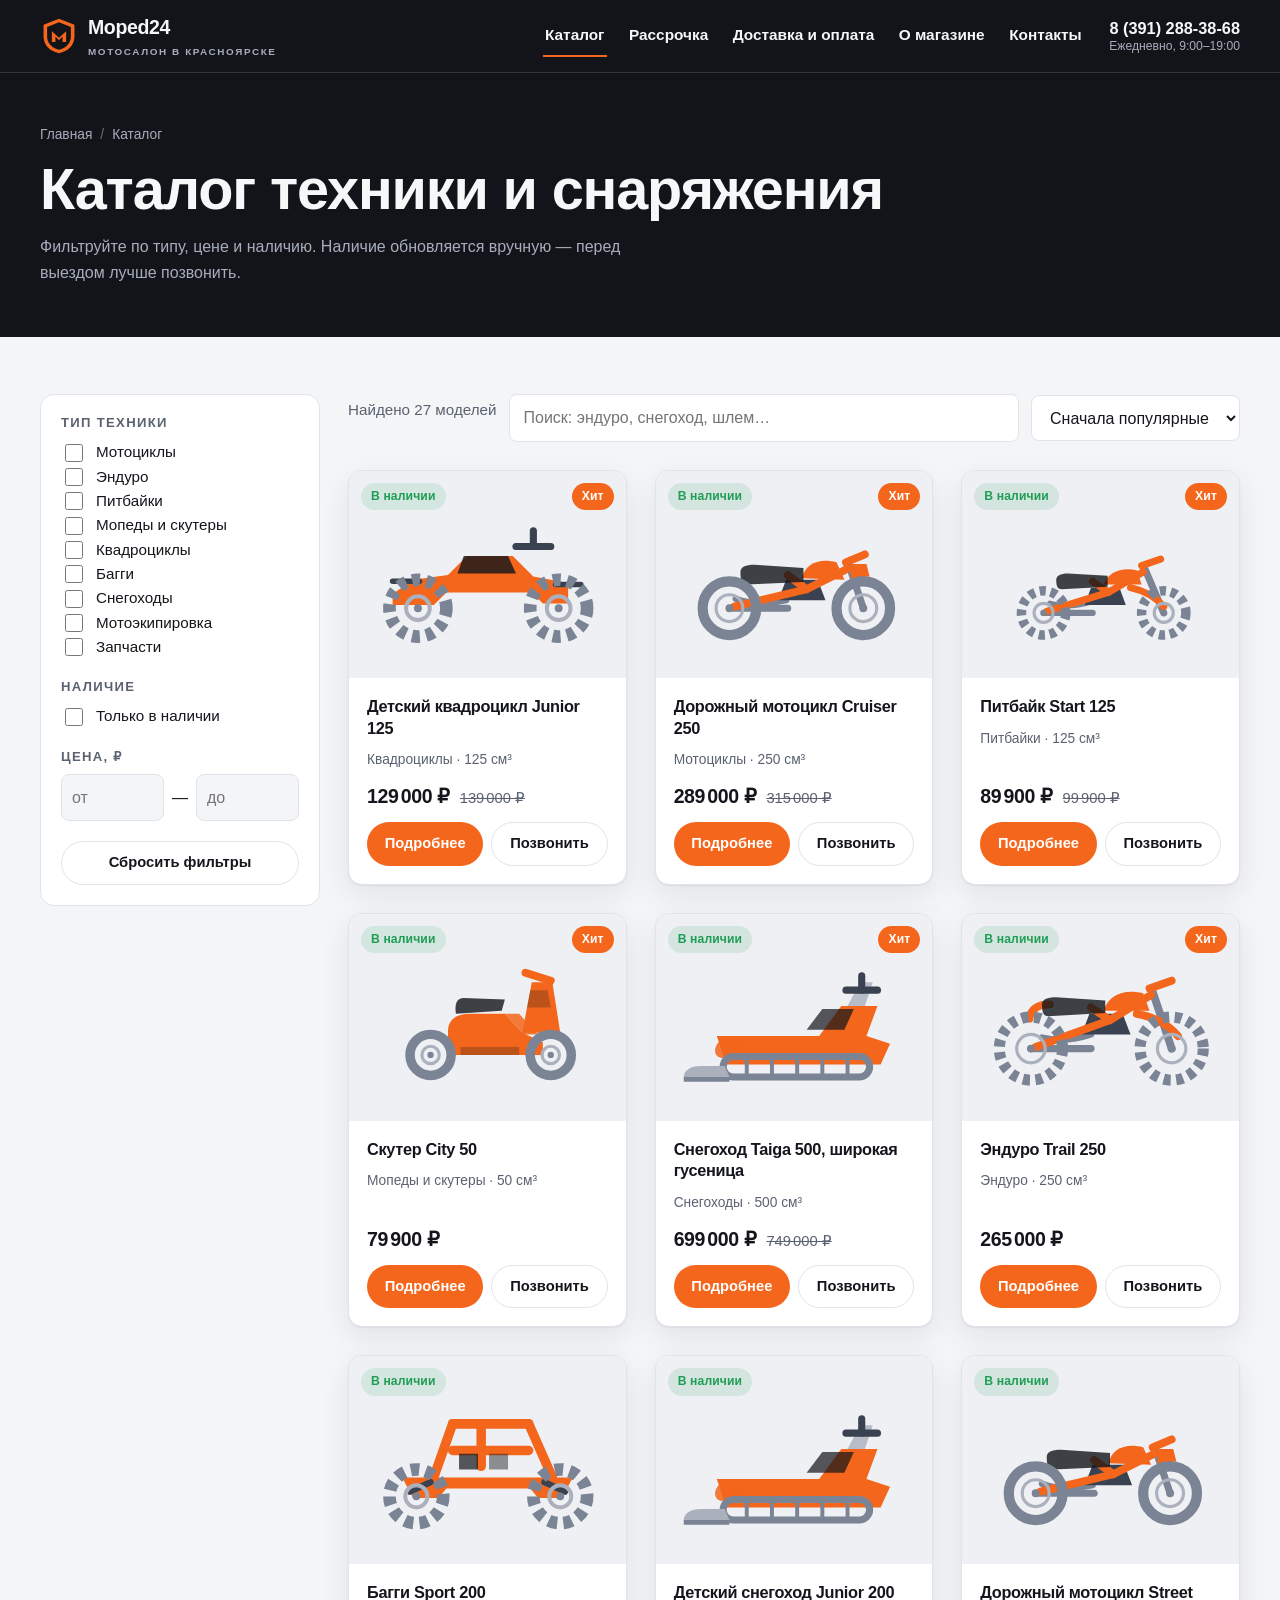
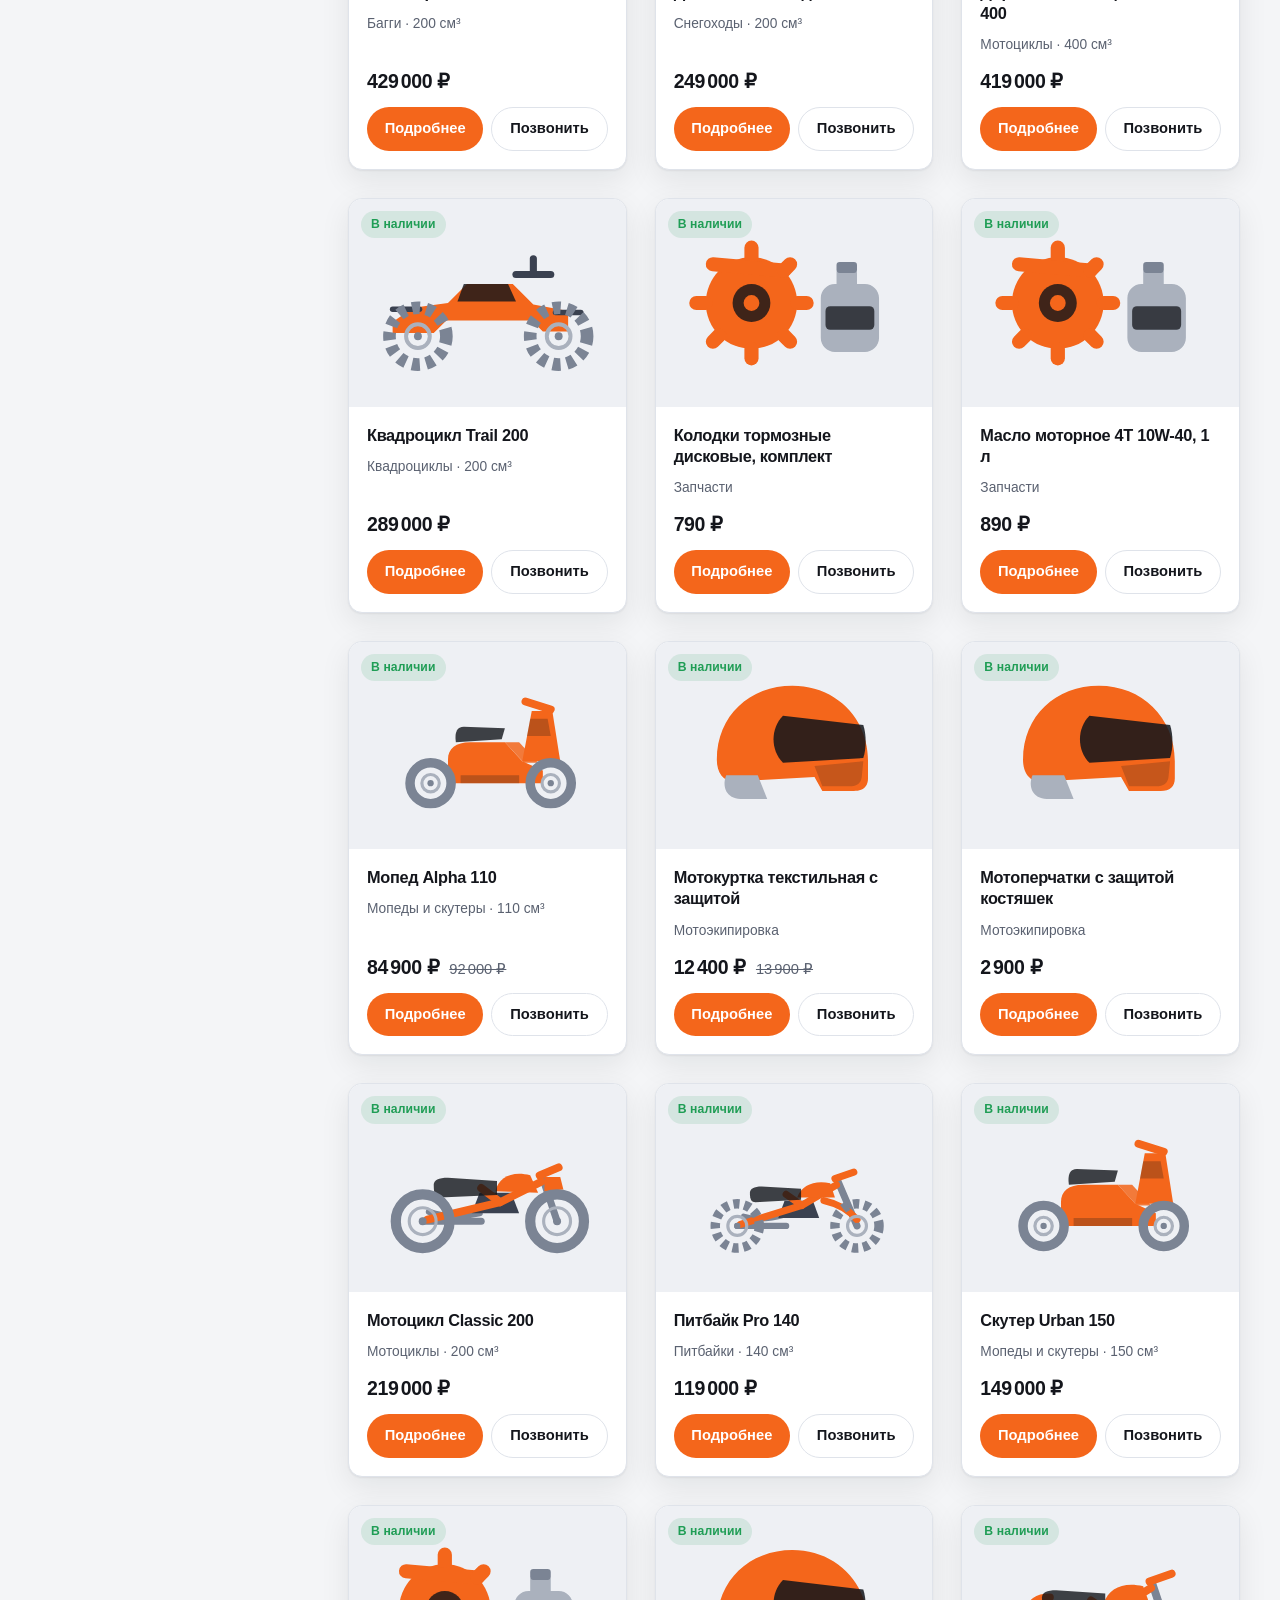
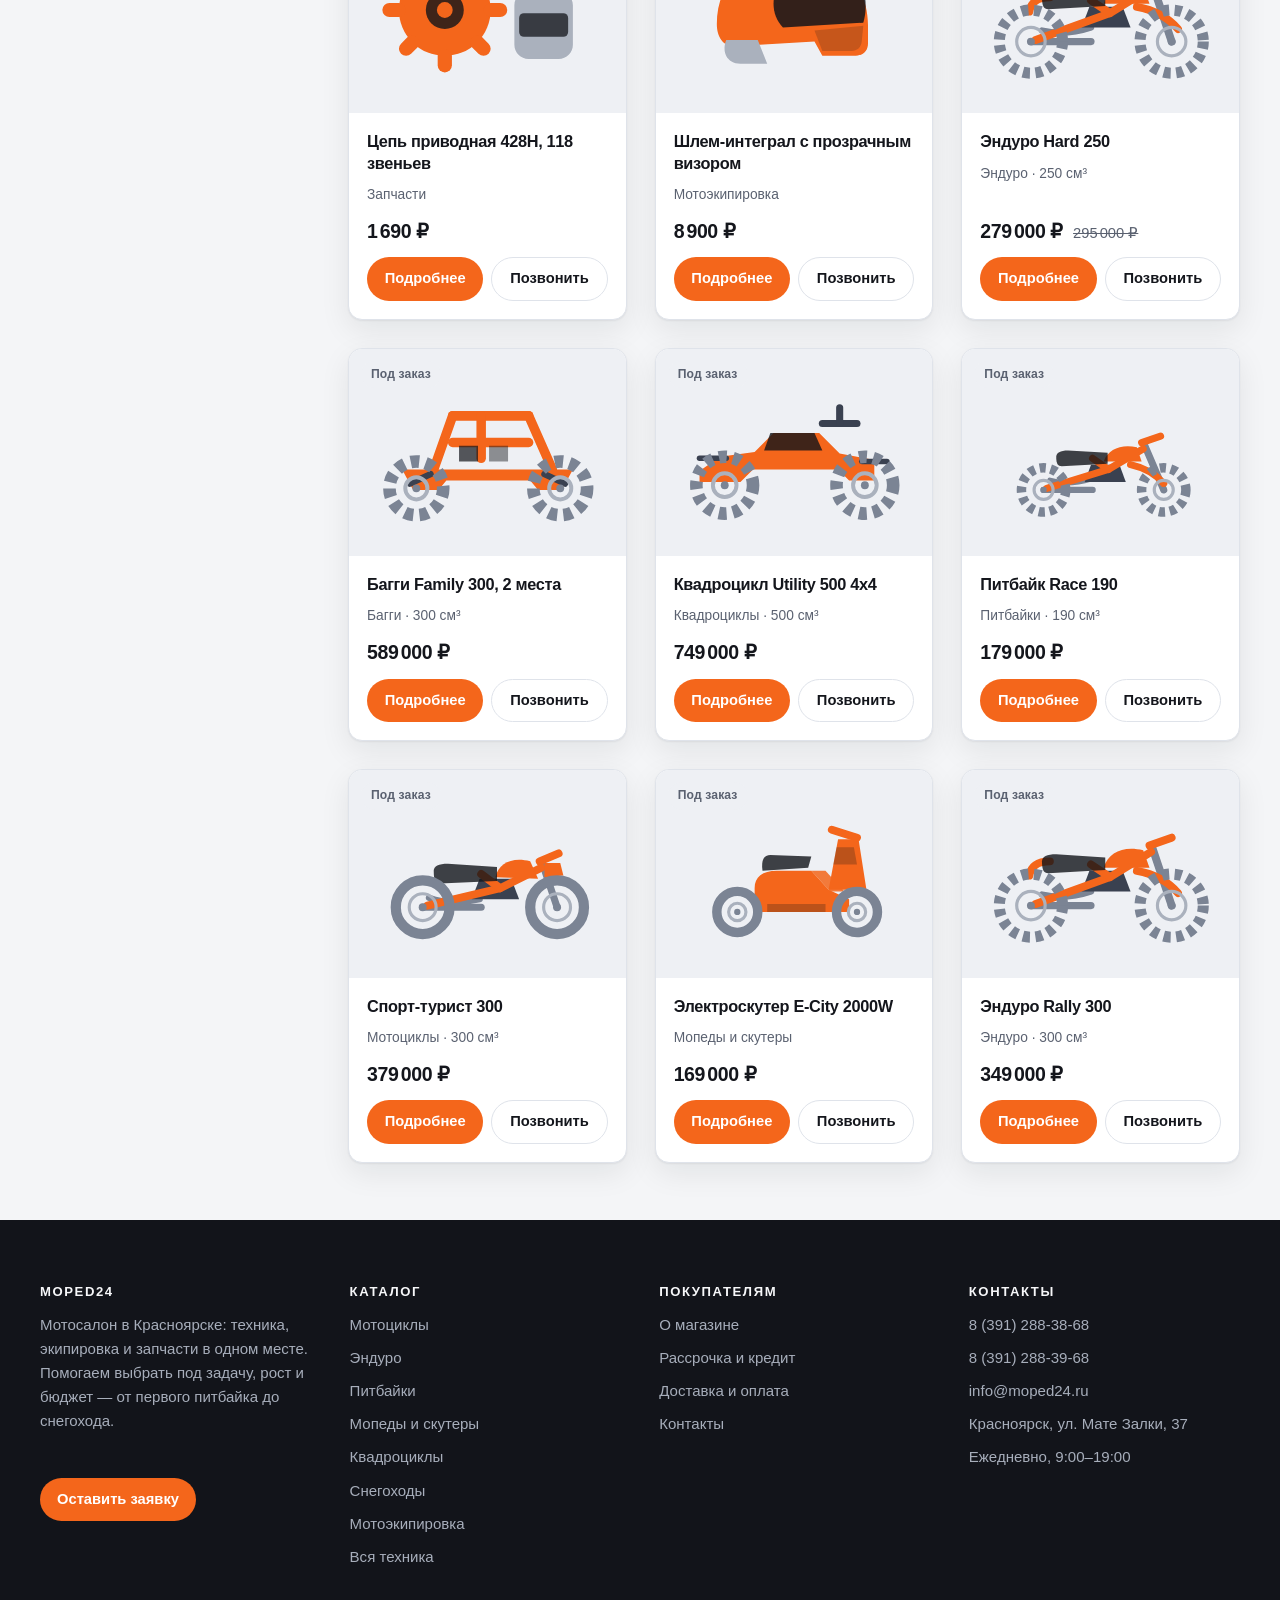
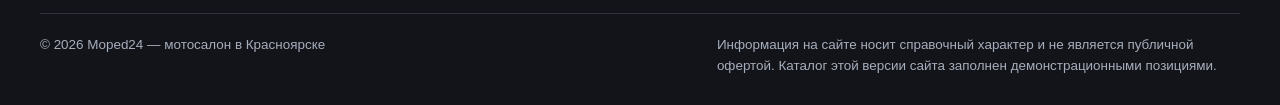
<file: site/catalog/index.html>
<!DOCTYPE html>
<html lang="ru">
<head>
<meta charset="utf-8">
<meta name="viewport" content="width=device-width, initial-scale=1">
<title>Каталог мототехники в Красноярске — купить в наличии или под заказ | Moped24</title>
<meta name="description" content="Каталог мотосалона Moped24: мотоциклы, эндуро, питбайки, скутеры, квадроциклы, багги, снегоходы, экипировка и запчасти. Фильтры по типу, цене и наличию.">
<link rel="canonical" href="https://www.moped24.ru/catalog/">
<meta property="og:type" content="website">
<meta property="og:site_name" content="Moped24">
<meta property="og:locale" content="ru_RU">
<meta property="og:title" content="Каталог мототехники в Красноярске — купить в наличии или под заказ | Moped24">
<meta property="og:description" content="Каталог мотосалона Moped24: мотоциклы, эндуро, питбайки, скутеры, квадроциклы, багги, снегоходы, экипировка и запчасти. Фильтры по типу, цене и наличию.">
<meta property="og:url" content="https://www.moped24.ru/catalog/">
<meta property="og:image" content="https://www.moped24.ru/assets/img/hero.svg">
<meta name="theme-color" content="#12141a">
<link rel="icon" href="../assets/img/logo.svg" type="image/svg+xml">
<link rel="stylesheet" href="../assets/css/style.css">
<script type="application/ld+json">
{
  "@context": "https://schema.org",
  "@type": "BreadcrumbList",
  "itemListElement": [
    {
      "@type": "ListItem",
      "position": 1,
      "name": "Главная",
      "item": "https://www.moped24.ru/"
    },
    {
      "@type": "ListItem",
      "position": 2,
      "name": "Каталог",
      "item": "https://www.moped24.ru/catalog/"
    }
  ]
}
</script>
</head>
<body data-base="../">
<a class="skip-link" href="#main">Перейти к содержанию</a>
<header class="header">
  <div class="wrap header__bar">
    <a class="logo" href="../index.html">
      <img class="logo__mark" src="../assets/img/logo.svg" alt="" width="38" height="38">
      <span>Moped24<span class="logo__sub">мотосалон в Красноярске</span></span>
    </a>
    <button class="burger" type="button" data-burger aria-expanded="false" aria-controls="main-nav">
      <span></span><span class="visually-hidden">Меню</span>
    </button>
    <nav class="nav" id="main-nav" data-nav aria-label="Основная навигация">
      <ul class="nav__list">
        <li><a class="nav__link" href="../catalog/" aria-current="page">Каталог</a></li>
        <li><a class="nav__link" href="../about/installment.html">Рассрочка</a></li>
        <li><a class="nav__link" href="../about/delivery.html">Доставка и оплата</a></li>
        <li><a class="nav__link" href="../about/">О магазине</a></li>
        <li><a class="nav__link" href="../about/contacts.html">Контакты</a></li>
      </ul>
    </nav>
    <div class="header__contacts">
      <a class="header__phone" href="tel:+73912883868">8 (391) 288-38-68</a>
      <span class="header__hours">Ежедневно, 9:00–19:00</span>
    </div>
  </div>
</header>
<main id="main">

<section class="page-head">
  <div class="wrap">
    <nav class="crumbs" aria-label="Хлебные крошки">
      <ol>
      <li><a href="../index.html">Главная</a></li>
      <li>Каталог</li>
      </ol>
    </nav>
    <h1>Каталог техники и снаряжения</h1>
    <p>Фильтруйте по типу, цене и наличию. Наличие обновляется вручную — перед выездом лучше позвонить.</p>
  </div>
</section>

<section class="section section--tight">
  <div class="wrap catalog">
    <aside class="filters" aria-label="Фильтры каталога">
      <div class="filters__group">
        <h3>Тип техники</h3>
        <div data-filter-types></div>
      </div>
      <div class="filters__group">
        <h3>Наличие</h3>
        <label class="check"><input type="checkbox" data-filter-stock> Только в наличии</label>
      </div>
      <div class="filters__group">
        <h3>Цена, ₽</h3>
        <div class="filters__price">
          <input type="number" inputmode="numeric" min="0" step="1000" placeholder="от" aria-label="Цена от" data-filter-min>
          <span aria-hidden="true">—</span>
          <input type="number" inputmode="numeric" min="0" step="1000" placeholder="до" aria-label="Цена до" data-filter-max>
        </div>
      </div>
      <button class="btn btn--light btn--sm btn--block" type="button" data-filter-reset hidden>Сбросить фильтры</button>
    </aside>

    <div>
      <div class="catalog__toolbar">
        <p class="catalog__count" data-catalog-count role="status"></p>
        <div class="catalog__search">
          <label class="visually-hidden" for="catalog-search">Поиск по каталогу</label>
          <input id="catalog-search" type="search" placeholder="Поиск: эндуро, снегоход, шлем…" data-filter-search>
        </div>
        <div class="catalog__sort">
          <label class="visually-hidden" for="catalog-sort">Сортировка</label>
          <select id="catalog-sort" data-filter-sort>
            <option value="popular">Сначала популярные</option>
            <option value="price-asc">Сначала дешёвые</option>
            <option value="price-desc">Сначала дорогие</option>
            <option value="name">По названию</option>
          </select>
        </div>
      </div>

      <div class="products" data-catalog-grid></div>

      <div class="empty" data-catalog-empty hidden>
        <h2>Ничего не нашлось</h2>
        <p class="muted">Попробуйте снять часть фильтров или позвоните — часть техники приезжает под заказ
        и не отображается в каталоге.</p>
        <p><a class="btn btn--primary" href="tel:+73912883868">8 (391) 288-38-68</a></p>
      </div>
    </div>
  </div>
</section>

</main>
<footer class="footer">
  <div class="wrap">
    <div class="footer__grid">
      <div>
        <h3>Moped24</h3>
        <p>Мотосалон в Красноярске: техника, экипировка и запчасти в одном месте.
        Помогаем выбрать под задачу, рост и бюджет — от первого питбайка до снегохода.</p>
        <p class="mt-l"><a class="btn btn--primary btn--sm" href="../index.html#zayavka">Оставить заявку</a></p>
      </div>
      <div>
        <h3>Каталог</h3>
        <ul>
          <li><a href="../catalog/?type=moto">Мотоциклы</a></li>
          <li><a href="../catalog/?type=enduro">Эндуро</a></li>
          <li><a href="../catalog/?type=pitbike">Питбайки</a></li>
          <li><a href="../catalog/?type=scooter">Мопеды и скутеры</a></li>
          <li><a href="../catalog/?type=atv">Квадроциклы</a></li>
          <li><a href="../catalog/?type=snow">Снегоходы</a></li>
          <li><a href="../catalog/?type=gear">Мотоэкипировка</a></li>
          <li><a href="../catalog/">Вся техника</a></li>
        </ul>
      </div>
      <div>
        <h3>Покупателям</h3>
        <ul>
          <li><a href="../about/">О магазине</a></li>
          <li><a href="../about/installment.html">Рассрочка и кредит</a></li>
          <li><a href="../about/delivery.html">Доставка и оплата</a></li>
          <li><a href="../about/contacts.html">Контакты</a></li>
        </ul>
      </div>
      <div>
        <h3>Контакты</h3>
        <ul>
          <li><a href="tel:+73912883868">8 (391) 288-38-68</a></li>
          <li><a href="tel:+73912883968">8 (391) 288-39-68</a></li>
          <li><a href="mailto:info@moped24.ru">info@moped24.ru</a></li>
          <li>Красноярск, ул. Мате Залки, 37</li>
          <li>Ежедневно, 9:00–19:00</li>
        </ul>
      </div>
    </div>
    <div class="footer__bottom">
      <span>© <span data-year>2026</span> Moped24 — мотосалон в Красноярске</span>
      <span class="footer__disclaimer">Информация на сайте носит справочный характер и не является публичной офертой.
      Каталог этой версии сайта заполнен демонстрационными позициями.</span>
    </div>
  </div>
</footer>
<script src="../assets/js/site.js"></script>
<script src="../assets/js/catalog.js"></script>
</body>
</html>
</file>
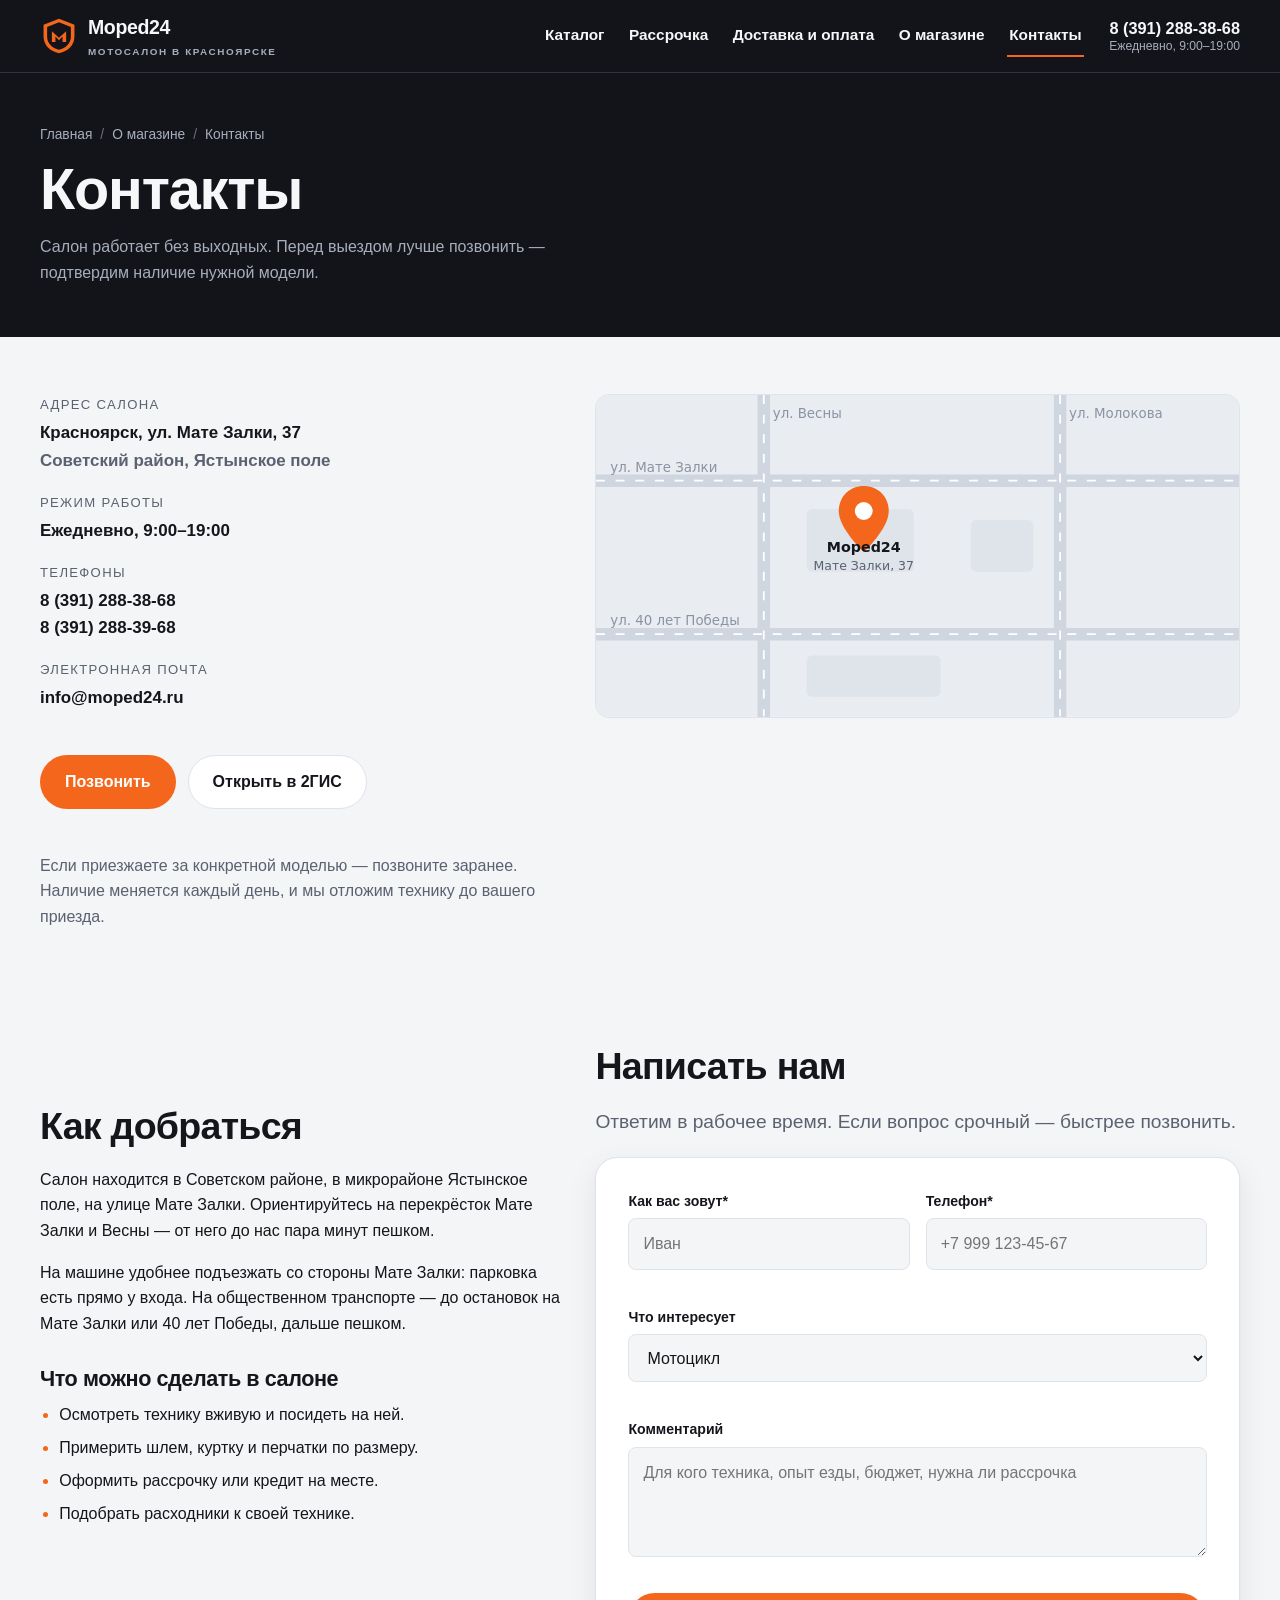
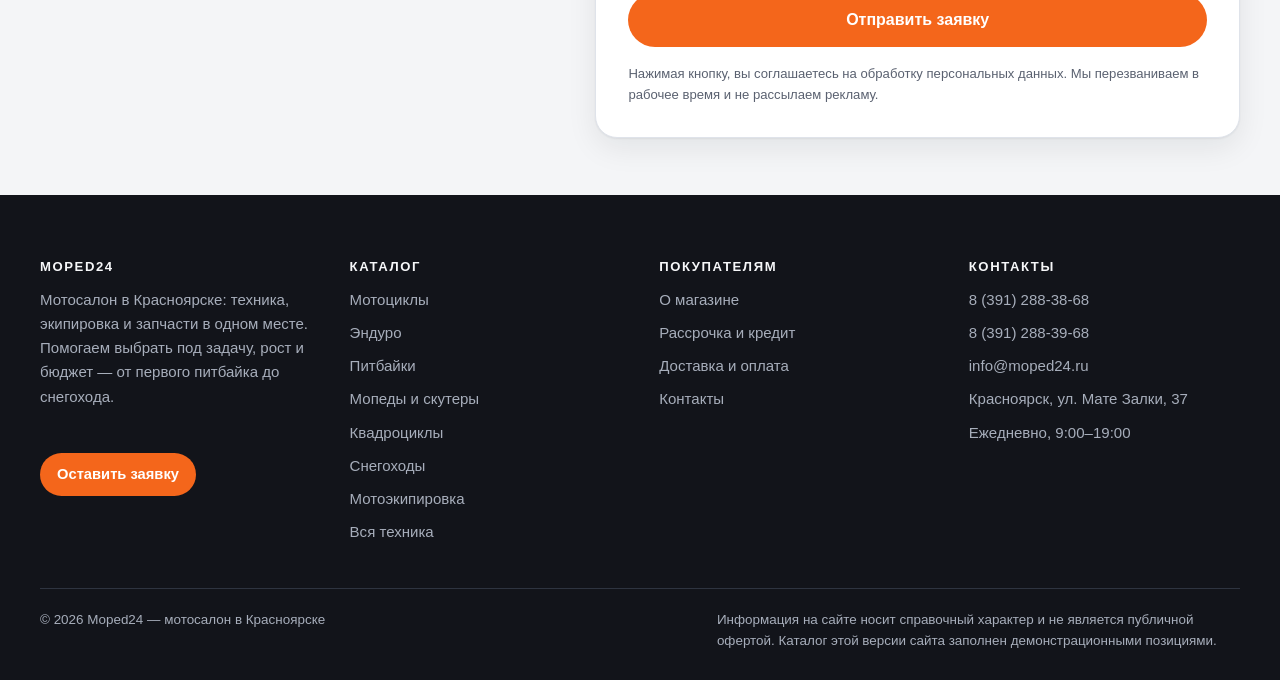
<file: site/about/contacts.html>
<!DOCTYPE html>
<html lang="ru">
<head>
<meta charset="utf-8">
<meta name="viewport" content="width=device-width, initial-scale=1">
<title>Контакты мотосалона Moped24 в Красноярске — Мате Залки, 37</title>
<meta name="description" content="Адрес, телефоны, почта и режим работы мотосалона Moped24: Красноярск, ул. Мате Залки, 37, ежедневно с 9:00 до 19:00.">
<link rel="canonical" href="https://www.moped24.ru/about/contacts.html">
<meta property="og:type" content="website">
<meta property="og:site_name" content="Moped24">
<meta property="og:locale" content="ru_RU">
<meta property="og:title" content="Контакты мотосалона Moped24 в Красноярске — Мате Залки, 37">
<meta property="og:description" content="Адрес, телефоны, почта и режим работы мотосалона Moped24: Красноярск, ул. Мате Залки, 37, ежедневно с 9:00 до 19:00.">
<meta property="og:url" content="https://www.moped24.ru/about/contacts.html">
<meta property="og:image" content="https://www.moped24.ru/assets/img/hero.svg">
<meta name="theme-color" content="#12141a">
<link rel="icon" href="../assets/img/logo.svg" type="image/svg+xml">
<link rel="stylesheet" href="../assets/css/style.css">
<script type="application/ld+json">
{
  "@context": "https://schema.org",
  "@type": "BreadcrumbList",
  "itemListElement": [
    {
      "@type": "ListItem",
      "position": 1,
      "name": "Главная",
      "item": "https://www.moped24.ru/"
    },
    {
      "@type": "ListItem",
      "position": 2,
      "name": "О магазине",
      "item": "https://www.moped24.ru/about/"
    },
    {
      "@type": "ListItem",
      "position": 3,
      "name": "Контакты",
      "item": "https://www.moped24.ru/about/contacts.html"
    }
  ]
}
</script>
</head>
<body data-base="../">
<a class="skip-link" href="#main">Перейти к содержанию</a>
<header class="header">
  <div class="wrap header__bar">
    <a class="logo" href="../index.html">
      <img class="logo__mark" src="../assets/img/logo.svg" alt="" width="38" height="38">
      <span>Moped24<span class="logo__sub">мотосалон в Красноярске</span></span>
    </a>
    <button class="burger" type="button" data-burger aria-expanded="false" aria-controls="main-nav">
      <span></span><span class="visually-hidden">Меню</span>
    </button>
    <nav class="nav" id="main-nav" data-nav aria-label="Основная навигация">
      <ul class="nav__list">
        <li><a class="nav__link" href="../catalog/">Каталог</a></li>
        <li><a class="nav__link" href="../about/installment.html">Рассрочка</a></li>
        <li><a class="nav__link" href="../about/delivery.html">Доставка и оплата</a></li>
        <li><a class="nav__link" href="../about/">О магазине</a></li>
        <li><a class="nav__link" href="../about/contacts.html" aria-current="page">Контакты</a></li>
      </ul>
    </nav>
    <div class="header__contacts">
      <a class="header__phone" href="tel:+73912883868">8 (391) 288-38-68</a>
      <span class="header__hours">Ежедневно, 9:00–19:00</span>
    </div>
  </div>
</header>
<main id="main">

<section class="page-head">
  <div class="wrap">
    <nav class="crumbs" aria-label="Хлебные крошки">
      <ol>
      <li><a href="../index.html">Главная</a></li>
      <li><a href="../about/">О магазине</a></li>
      <li>Контакты</li>
      </ol>
    </nav>
    <h1>Контакты</h1>
    <p>Салон работает без выходных. Перед выездом лучше позвонить — подтвердим наличие нужной модели.</p>
  </div>
</section>

<section class="section section--tight">
  <div class="wrap contacts-grid">
    <div>
      <dl class="contact-list">
        <div><dt>Адрес салона</dt><dd>Красноярск, ул. Мате Залки, 37<br><span class="muted">Советский район, Ястынское поле</span></dd></div>
        <div><dt>Режим работы</dt><dd>Ежедневно, 9:00–19:00</dd></div>
        <div><dt>Телефоны</dt><dd><a href="tel:+73912883868">8 (391) 288-38-68</a><br><a href="tel:+73912883968">8 (391) 288-39-68</a></dd></div>
        <div><dt>Электронная почта</dt><dd><a href="mailto:info@moped24.ru">info@moped24.ru</a></dd></div>
      </dl>
      <p class="wrap-cta mt-l">
        <a class="btn btn--primary" href="tel:+73912883868">Позвонить</a>
        <a class="btn btn--light" href="https://2gis.ru/krasnoyarsk/firm/985690700304884" target="_blank" rel="noopener">Открыть в 2ГИС</a>
      </p>
      <p class="muted mt-l">Если приезжаете за конкретной моделью — позвоните заранее. Наличие меняется каждый день,
      и мы отложим технику до вашего приезда.</p>
    </div>
    <div class="map">
      <svg viewBox="0 0 720 360" role="img" aria-label="Схема проезда: улица Мате Залки, 37, Советский район Красноярска">
        <rect width="720" height="360" fill="#e9edf2"/>
        <g stroke="#cfd6e0" stroke-width="14" stroke-linecap="round">
          <path d="M0 96h720"/><path d="M0 268h720"/><path d="M188 0v360"/><path d="M520 0v360"/>
        </g>
        <g stroke="#ffffff" stroke-width="2" stroke-dasharray="10 12">
          <path d="M0 96h720"/><path d="M0 268h720"/><path d="M188 0v360"/><path d="M520 0v360"/>
        </g>
        <g fill="#8b93a3" font-family="system-ui, sans-serif" font-size="15">
          <text x="16" y="86">ул. Мате Залки</text>
          <text x="16" y="258">ул. 40 лет Победы</text>
          <text x="198" y="26">ул. Весны</text>
          <text x="530" y="26">ул. Молокова</text>
        </g>
        <g fill="#dfe4ea">
          <rect x="236" y="128" width="120" height="70" rx="6"/>
          <rect x="420" y="140" width="70" height="58" rx="6"/>
          <rect x="236" y="292" width="150" height="46" rx="6"/>
        </g>
        <g transform="translate(300 96)">
          <path d="M0 6c16 0 28 12 28 28 0 20-28 46-28 46S-28 54-28 34C-28 18-16 6 0 6z" fill="#f4661b"/>
          <circle cy="34" r="10" fill="#ffffff"/>
        </g>
        <text x="300" y="176" text-anchor="middle" font-family="system-ui, sans-serif" font-size="16" font-weight="700" fill="#14161c">Moped24</text>
        <text x="300" y="196" text-anchor="middle" font-family="system-ui, sans-serif" font-size="14" fill="#5a6170">Мате Залки, 37</text>
      </svg>
    </div>
  </div>
</section>

<section class="section section--tight">
  <div class="wrap contacts-grid">
    <div class="prose">
      <h2>Как добраться</h2>
      <p>Салон находится в Советском районе, в микрорайоне Ястынское поле, на улице Мате Залки.
      Ориентируйтесь на перекрёсток Мате Залки и Весны — от него до нас пара минут пешком.</p>
      <p>На машине удобнее подъезжать со стороны Мате Залки: парковка есть прямо у входа.
      На общественном транспорте — до остановок на Мате Залки или 40 лет Победы, дальше пешком.</p>
      <h3>Что можно сделать в салоне</h3>
      <ul>
        <li>Осмотреть технику вживую и посидеть на ней.</li>
        <li>Примерить шлем, куртку и перчатки по размеру.</li>
        <li>Оформить рассрочку или кредит на месте.</li>
        <li>Подобрать расходники к своей технике.</li>
      </ul>
    </div>
    <div>
      <h2>Написать нам</h2>
      <p class="lead">Ответим в рабочее время. Если вопрос срочный — быстрее позвонить.</p>
      
<form class="form" data-form data-subject="Заявка на подбор техники — сайт Moped24" novalidate>
  <div class="form__row form__row--2">
    <label class="field">
      <span>Как вас зовут*</span>
      <input type="text" name="name" required autocomplete="name" placeholder="Иван">
      <span class="field__error"></span>
    </label>
    <label class="field">
      <span>Телефон*</span>
      <input type="tel" name="phone" required autocomplete="tel" placeholder="+7 999 123-45-67">
      <span class="field__error"></span>
    </label>
  </div>
  <label class="field">
    <span>Что интересует</span>
    <select name="interest">
      <option>Мотоцикл</option>
      <option>Эндуро</option>
      <option>Питбайк</option>
      <option>Мопед или скутер</option>
      <option>Квадроцикл</option>
      <option>Багги</option>
      <option>Снегоход</option>
      <option>Экипировка</option>
      <option>Запчасти</option>
      <option>Пока не определился</option>
    </select>
    <span class="field__error"></span>
  </label>
  <label class="field">
    <span>Комментарий</span>
    <textarea name="comment" placeholder="Для кого техника, опыт езды, бюджет, нужна ли рассрочка"></textarea>
    <span class="field__error"></span>
  </label>
  <button class="btn btn--primary btn--block" type="submit">Отправить заявку</button>
  <p class="form__status" data-form-status hidden></p>
  <p class="form__note">Нажимая кнопку, вы соглашаетесь на обработку персональных данных.
  Мы перезваниваем в рабочее время и не рассылаем рекламу.</p>
</form>
    </div>
  </div>
</section>

</main>
<footer class="footer">
  <div class="wrap">
    <div class="footer__grid">
      <div>
        <h3>Moped24</h3>
        <p>Мотосалон в Красноярске: техника, экипировка и запчасти в одном месте.
        Помогаем выбрать под задачу, рост и бюджет — от первого питбайка до снегохода.</p>
        <p class="mt-l"><a class="btn btn--primary btn--sm" href="../index.html#zayavka">Оставить заявку</a></p>
      </div>
      <div>
        <h3>Каталог</h3>
        <ul>
          <li><a href="../catalog/?type=moto">Мотоциклы</a></li>
          <li><a href="../catalog/?type=enduro">Эндуро</a></li>
          <li><a href="../catalog/?type=pitbike">Питбайки</a></li>
          <li><a href="../catalog/?type=scooter">Мопеды и скутеры</a></li>
          <li><a href="../catalog/?type=atv">Квадроциклы</a></li>
          <li><a href="../catalog/?type=snow">Снегоходы</a></li>
          <li><a href="../catalog/?type=gear">Мотоэкипировка</a></li>
          <li><a href="../catalog/">Вся техника</a></li>
        </ul>
      </div>
      <div>
        <h3>Покупателям</h3>
        <ul>
          <li><a href="../about/">О магазине</a></li>
          <li><a href="../about/installment.html">Рассрочка и кредит</a></li>
          <li><a href="../about/delivery.html">Доставка и оплата</a></li>
          <li><a href="../about/contacts.html">Контакты</a></li>
        </ul>
      </div>
      <div>
        <h3>Контакты</h3>
        <ul>
          <li><a href="tel:+73912883868">8 (391) 288-38-68</a></li>
          <li><a href="tel:+73912883968">8 (391) 288-39-68</a></li>
          <li><a href="mailto:info@moped24.ru">info@moped24.ru</a></li>
          <li>Красноярск, ул. Мате Залки, 37</li>
          <li>Ежедневно, 9:00–19:00</li>
        </ul>
      </div>
    </div>
    <div class="footer__bottom">
      <span>© <span data-year>2026</span> Moped24 — мотосалон в Красноярске</span>
      <span class="footer__disclaimer">Информация на сайте носит справочный характер и не является публичной офертой.
      Каталог этой версии сайта заполнен демонстрационными позициями.</span>
    </div>
  </div>
</footer>
<script src="../assets/js/site.js"></script>
</body>
</html>
</file>
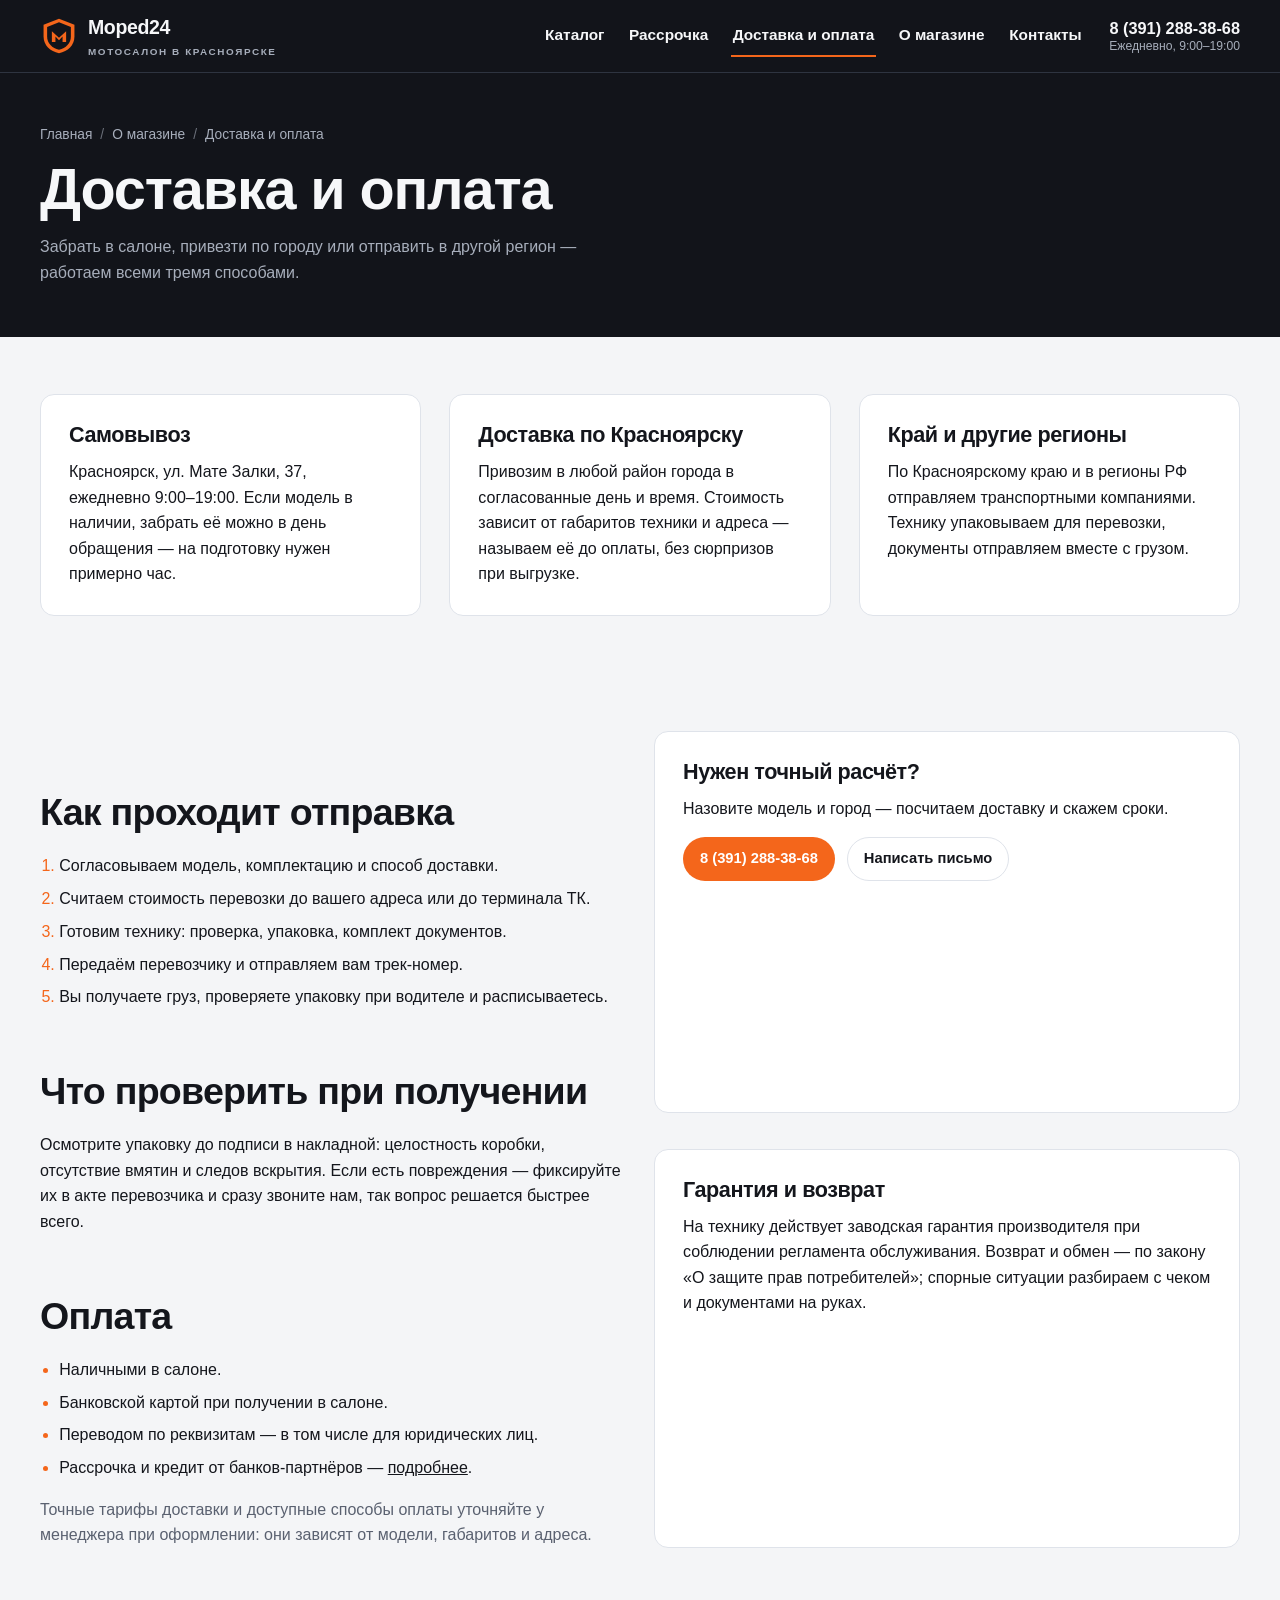
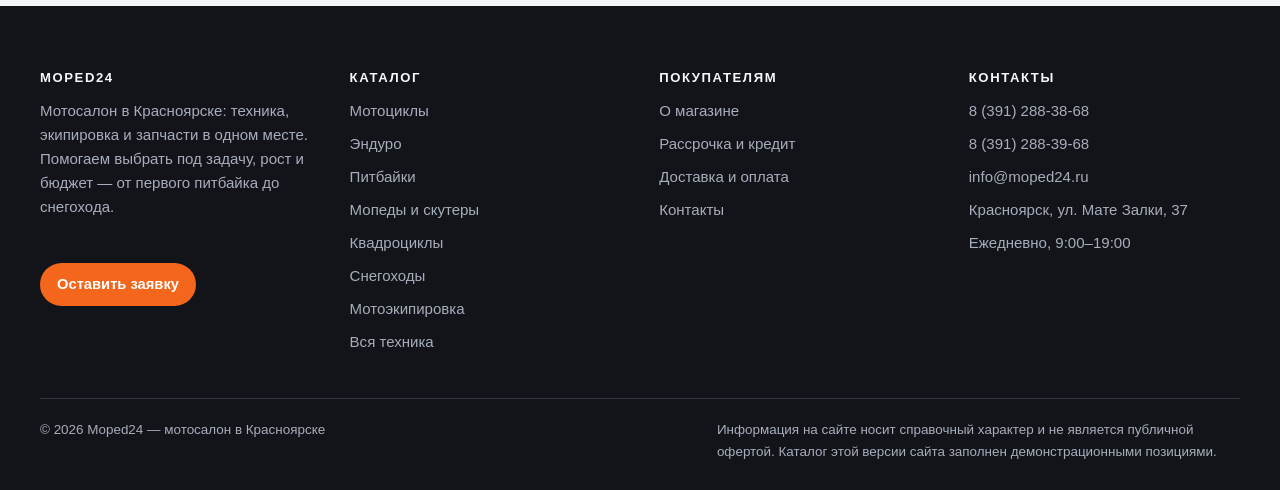
<file: site/about/delivery.html>
<!DOCTYPE html>
<html lang="ru">
<head>
<meta charset="utf-8">
<meta name="viewport" content="width=device-width, initial-scale=1">
<title>Доставка и оплата — Moped24, Красноярск</title>
<meta name="description" content="Самовывоз с Мате Залки, 37, доставка по Красноярску и краю, отправка транспортными компаниями по РФ. Оплата наличными, картой, переводом и в рассрочку.">
<link rel="canonical" href="https://www.moped24.ru/about/delivery.html">
<meta property="og:type" content="website">
<meta property="og:site_name" content="Moped24">
<meta property="og:locale" content="ru_RU">
<meta property="og:title" content="Доставка и оплата — Moped24, Красноярск">
<meta property="og:description" content="Самовывоз с Мате Залки, 37, доставка по Красноярску и краю, отправка транспортными компаниями по РФ. Оплата наличными, картой, переводом и в рассрочку.">
<meta property="og:url" content="https://www.moped24.ru/about/delivery.html">
<meta property="og:image" content="https://www.moped24.ru/assets/img/hero.svg">
<meta name="theme-color" content="#12141a">
<link rel="icon" href="../assets/img/logo.svg" type="image/svg+xml">
<link rel="stylesheet" href="../assets/css/style.css">
<script type="application/ld+json">
{
  "@context": "https://schema.org",
  "@type": "BreadcrumbList",
  "itemListElement": [
    {
      "@type": "ListItem",
      "position": 1,
      "name": "Главная",
      "item": "https://www.moped24.ru/"
    },
    {
      "@type": "ListItem",
      "position": 2,
      "name": "О магазине",
      "item": "https://www.moped24.ru/about/"
    },
    {
      "@type": "ListItem",
      "position": 3,
      "name": "Доставка и оплата",
      "item": "https://www.moped24.ru/about/delivery.html"
    }
  ]
}
</script>
</head>
<body data-base="../">
<a class="skip-link" href="#main">Перейти к содержанию</a>
<header class="header">
  <div class="wrap header__bar">
    <a class="logo" href="../index.html">
      <img class="logo__mark" src="../assets/img/logo.svg" alt="" width="38" height="38">
      <span>Moped24<span class="logo__sub">мотосалон в Красноярске</span></span>
    </a>
    <button class="burger" type="button" data-burger aria-expanded="false" aria-controls="main-nav">
      <span></span><span class="visually-hidden">Меню</span>
    </button>
    <nav class="nav" id="main-nav" data-nav aria-label="Основная навигация">
      <ul class="nav__list">
        <li><a class="nav__link" href="../catalog/">Каталог</a></li>
        <li><a class="nav__link" href="../about/installment.html">Рассрочка</a></li>
        <li><a class="nav__link" href="../about/delivery.html" aria-current="page">Доставка и оплата</a></li>
        <li><a class="nav__link" href="../about/">О магазине</a></li>
        <li><a class="nav__link" href="../about/contacts.html">Контакты</a></li>
      </ul>
    </nav>
    <div class="header__contacts">
      <a class="header__phone" href="tel:+73912883868">8 (391) 288-38-68</a>
      <span class="header__hours">Ежедневно, 9:00–19:00</span>
    </div>
  </div>
</header>
<main id="main">

<section class="page-head">
  <div class="wrap">
    <nav class="crumbs" aria-label="Хлебные крошки">
      <ol>
      <li><a href="../index.html">Главная</a></li>
      <li><a href="../about/">О магазине</a></li>
      <li>Доставка и оплата</li>
      </ol>
    </nav>
    <h1>Доставка и оплата</h1>
    <p>Забрать в салоне, привезти по городу или отправить в другой регион — работаем всеми тремя способами.</p>
  </div>
</section>

<section class="section section--tight">
  <div class="wrap cols">
    <div class="panel">
      <h3>Самовывоз</h3>
      <p>Красноярск, ул. Мате Залки, 37, ежедневно 9:00–19:00. Если модель в наличии, забрать её можно
      в день обращения — на подготовку нужен примерно час.</p>
    </div>
    <div class="panel">
      <h3>Доставка по Красноярску</h3>
      <p>Привозим в любой район города в согласованные день и время. Стоимость зависит от габаритов
      техники и адреса — называем её до оплаты, без сюрпризов при выгрузке.</p>
    </div>
    <div class="panel">
      <h3>Край и другие регионы</h3>
      <p>По Красноярскому краю и в регионы РФ отправляем транспортными компаниями. Технику упаковываем
      для перевозки, документы отправляем вместе с грузом.</p>
    </div>
  </div>
</section>

<section class="section section--tight">
  <div class="wrap cols">
    <div class="prose">
      <h2>Как проходит отправка</h2>
      <ol>
        <li>Согласовываем модель, комплектацию и способ доставки.</li>
        <li>Считаем стоимость перевозки до вашего адреса или до терминала ТК.</li>
        <li>Готовим технику: проверка, упаковка, комплект документов.</li>
        <li>Передаём перевозчику и отправляем вам трек-номер.</li>
        <li>Вы получаете груз, проверяете упаковку при водителе и расписываетесь.</li>
      </ol>

      <h2>Что проверить при получении</h2>
      <p>Осмотрите упаковку до подписи в накладной: целостность коробки, отсутствие вмятин и следов вскрытия.
      Если есть повреждения — фиксируйте их в акте перевозчика и сразу звоните нам, так вопрос решается быстрее всего.</p>

      <h2>Оплата</h2>
      <ul>
        <li>Наличными в салоне.</li>
        <li>Банковской картой при получении в салоне.</li>
        <li>Переводом по реквизитам — в том числе для юридических лиц.</li>
        <li>Рассрочка и кредит от банков-партнёров — <a href="../about/installment.html">подробнее</a>.</li>
      </ul>
      <p class="muted">Точные тарифы доставки и доступные способы оплаты уточняйте у менеджера при оформлении:
      они зависят от модели, габаритов и адреса.</p>
    </div>

    <div class="stack-lg">
      <div class="panel">
        <h3>Нужен точный расчёт?</h3>
        <p>Назовите модель и город — посчитаем доставку и скажем сроки.</p>
        <p class="wrap-cta">
          <a class="btn btn--primary btn--sm" href="tel:+73912883868">8 (391) 288-38-68</a>
          <a class="btn btn--light btn--sm" href="mailto:info@moped24.ru">Написать письмо</a>
        </p>
      </div>
      <div class="panel">
        <h3>Гарантия и возврат</h3>
        <p>На технику действует заводская гарантия производителя при соблюдении регламента обслуживания.
        Возврат и обмен — по закону «О защите прав потребителей»; спорные ситуации разбираем с чеком и документами на руках.</p>
      </div>
    </div>
  </div>
</section>

</main>
<footer class="footer">
  <div class="wrap">
    <div class="footer__grid">
      <div>
        <h3>Moped24</h3>
        <p>Мотосалон в Красноярске: техника, экипировка и запчасти в одном месте.
        Помогаем выбрать под задачу, рост и бюджет — от первого питбайка до снегохода.</p>
        <p class="mt-l"><a class="btn btn--primary btn--sm" href="../index.html#zayavka">Оставить заявку</a></p>
      </div>
      <div>
        <h3>Каталог</h3>
        <ul>
          <li><a href="../catalog/?type=moto">Мотоциклы</a></li>
          <li><a href="../catalog/?type=enduro">Эндуро</a></li>
          <li><a href="../catalog/?type=pitbike">Питбайки</a></li>
          <li><a href="../catalog/?type=scooter">Мопеды и скутеры</a></li>
          <li><a href="../catalog/?type=atv">Квадроциклы</a></li>
          <li><a href="../catalog/?type=snow">Снегоходы</a></li>
          <li><a href="../catalog/?type=gear">Мотоэкипировка</a></li>
          <li><a href="../catalog/">Вся техника</a></li>
        </ul>
      </div>
      <div>
        <h3>Покупателям</h3>
        <ul>
          <li><a href="../about/">О магазине</a></li>
          <li><a href="../about/installment.html">Рассрочка и кредит</a></li>
          <li><a href="../about/delivery.html">Доставка и оплата</a></li>
          <li><a href="../about/contacts.html">Контакты</a></li>
        </ul>
      </div>
      <div>
        <h3>Контакты</h3>
        <ul>
          <li><a href="tel:+73912883868">8 (391) 288-38-68</a></li>
          <li><a href="tel:+73912883968">8 (391) 288-39-68</a></li>
          <li><a href="mailto:info@moped24.ru">info@moped24.ru</a></li>
          <li>Красноярск, ул. Мате Залки, 37</li>
          <li>Ежедневно, 9:00–19:00</li>
        </ul>
      </div>
    </div>
    <div class="footer__bottom">
      <span>© <span data-year>2026</span> Moped24 — мотосалон в Красноярске</span>
      <span class="footer__disclaimer">Информация на сайте носит справочный характер и не является публичной офертой.
      Каталог этой версии сайта заполнен демонстрационными позициями.</span>
    </div>
  </div>
</footer>
<script src="../assets/js/site.js"></script>
</body>
</html>
</file>
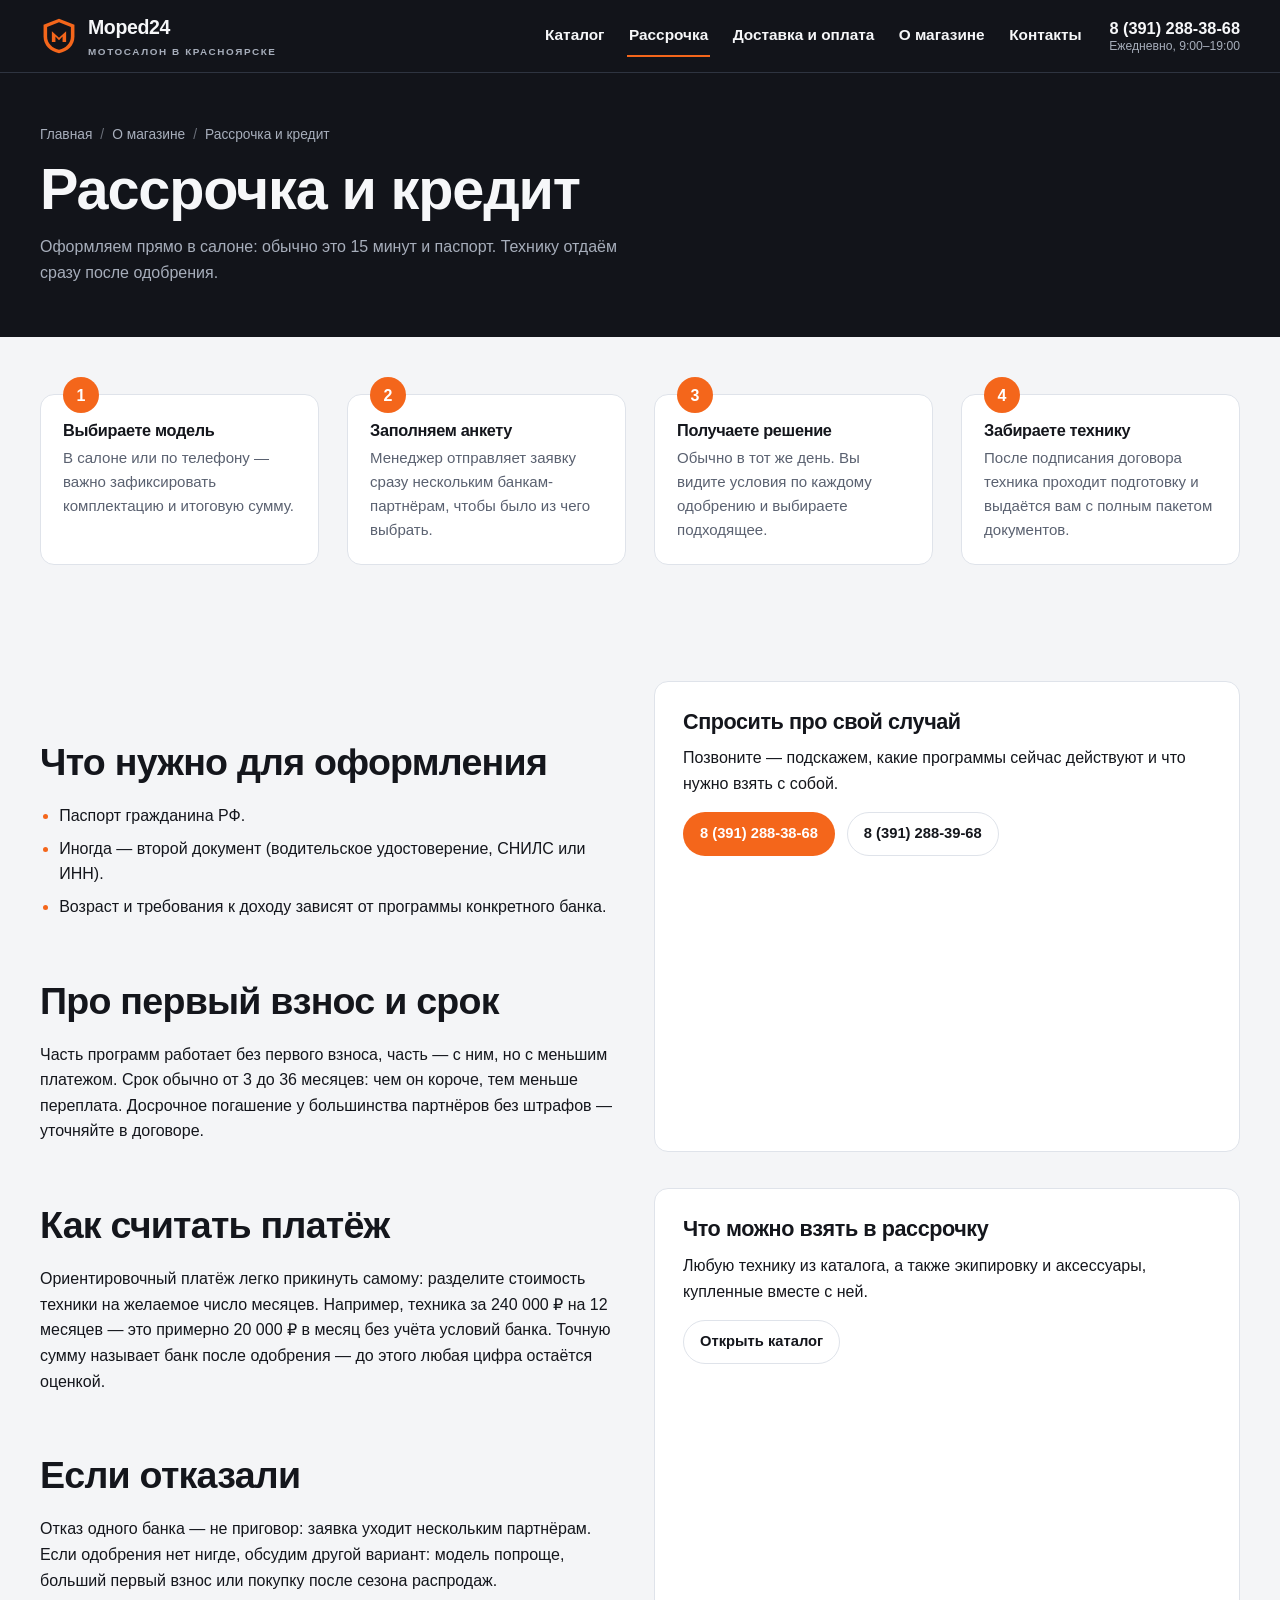
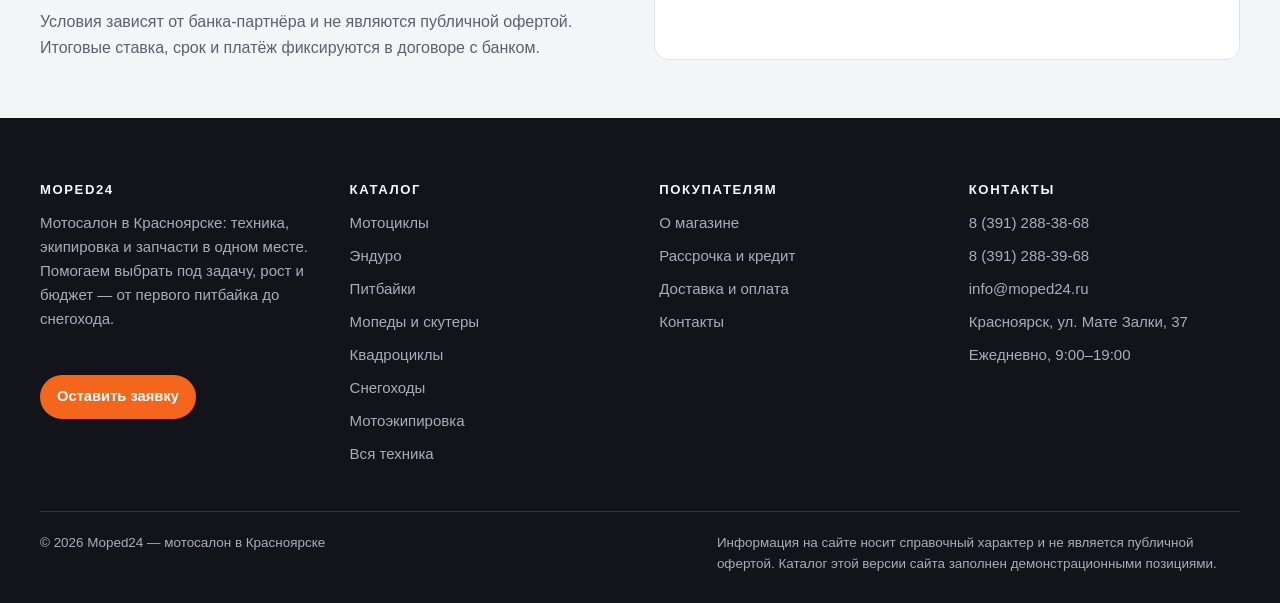
<file: site/about/installment.html>
<!DOCTYPE html>
<html lang="ru">
<head>
<meta charset="utf-8">
<meta name="viewport" content="width=device-width, initial-scale=1">
<title>Рассрочка и кредит на мототехнику — Moped24, Красноярск</title>
<meta name="description" content="Как купить мототехнику в рассрочку или кредит в Красноярске: документы, порядок оформления, сроки решения и выдача техники в день одобрения.">
<link rel="canonical" href="https://www.moped24.ru/about/installment.html">
<meta property="og:type" content="website">
<meta property="og:site_name" content="Moped24">
<meta property="og:locale" content="ru_RU">
<meta property="og:title" content="Рассрочка и кредит на мототехнику — Moped24, Красноярск">
<meta property="og:description" content="Как купить мототехнику в рассрочку или кредит в Красноярске: документы, порядок оформления, сроки решения и выдача техники в день одобрения.">
<meta property="og:url" content="https://www.moped24.ru/about/installment.html">
<meta property="og:image" content="https://www.moped24.ru/assets/img/hero.svg">
<meta name="theme-color" content="#12141a">
<link rel="icon" href="../assets/img/logo.svg" type="image/svg+xml">
<link rel="stylesheet" href="../assets/css/style.css">
<script type="application/ld+json">
{
  "@context": "https://schema.org",
  "@type": "BreadcrumbList",
  "itemListElement": [
    {
      "@type": "ListItem",
      "position": 1,
      "name": "Главная",
      "item": "https://www.moped24.ru/"
    },
    {
      "@type": "ListItem",
      "position": 2,
      "name": "О магазине",
      "item": "https://www.moped24.ru/about/"
    },
    {
      "@type": "ListItem",
      "position": 3,
      "name": "Рассрочка и кредит",
      "item": "https://www.moped24.ru/about/installment.html"
    }
  ]
}
</script>
</head>
<body data-base="../">
<a class="skip-link" href="#main">Перейти к содержанию</a>
<header class="header">
  <div class="wrap header__bar">
    <a class="logo" href="../index.html">
      <img class="logo__mark" src="../assets/img/logo.svg" alt="" width="38" height="38">
      <span>Moped24<span class="logo__sub">мотосалон в Красноярске</span></span>
    </a>
    <button class="burger" type="button" data-burger aria-expanded="false" aria-controls="main-nav">
      <span></span><span class="visually-hidden">Меню</span>
    </button>
    <nav class="nav" id="main-nav" data-nav aria-label="Основная навигация">
      <ul class="nav__list">
        <li><a class="nav__link" href="../catalog/">Каталог</a></li>
        <li><a class="nav__link" href="../about/installment.html" aria-current="page">Рассрочка</a></li>
        <li><a class="nav__link" href="../about/delivery.html">Доставка и оплата</a></li>
        <li><a class="nav__link" href="../about/">О магазине</a></li>
        <li><a class="nav__link" href="../about/contacts.html">Контакты</a></li>
      </ul>
    </nav>
    <div class="header__contacts">
      <a class="header__phone" href="tel:+73912883868">8 (391) 288-38-68</a>
      <span class="header__hours">Ежедневно, 9:00–19:00</span>
    </div>
  </div>
</header>
<main id="main">

<section class="page-head">
  <div class="wrap">
    <nav class="crumbs" aria-label="Хлебные крошки">
      <ol>
      <li><a href="../index.html">Главная</a></li>
      <li><a href="../about/">О магазине</a></li>
      <li>Рассрочка и кредит</li>
      </ol>
    </nav>
    <h1>Рассрочка и кредит</h1>
    <p>Оформляем прямо в салоне: обычно это 15 минут и паспорт. Технику отдаём сразу после одобрения.</p>
  </div>
</section>

<section class="section section--tight">
  <div class="wrap">
    <div class="steps">
      <div class="step">
        <h3>Выбираете модель</h3>
        <p>В салоне или по телефону — важно зафиксировать комплектацию и итоговую сумму.</p>
      </div>
      <div class="step">
        <h3>Заполняем анкету</h3>
        <p>Менеджер отправляет заявку сразу нескольким банкам-партнёрам, чтобы было из чего выбрать.</p>
      </div>
      <div class="step">
        <h3>Получаете решение</h3>
        <p>Обычно в тот же день. Вы видите условия по каждому одобрению и выбираете подходящее.</p>
      </div>
      <div class="step">
        <h3>Забираете технику</h3>
        <p>После подписания договора техника проходит подготовку и выдаётся вам с полным пакетом документов.</p>
      </div>
    </div>
  </div>
</section>

<section class="section section--tight">
  <div class="wrap cols">
    <div class="prose">
      <h2>Что нужно для оформления</h2>
      <ul>
        <li>Паспорт гражданина РФ.</li>
        <li>Иногда — второй документ (водительское удостоверение, СНИЛС или ИНН).</li>
        <li>Возраст и требования к доходу зависят от программы конкретного банка.</li>
      </ul>

      <h2>Про первый взнос и срок</h2>
      <p>Часть программ работает без первого взноса, часть — с ним, но с меньшим платежом.
      Срок обычно от 3 до 36 месяцев: чем он короче, тем меньше переплата.
      Досрочное погашение у большинства партнёров без штрафов — уточняйте в договоре.</p>

      <h2>Как считать платёж</h2>
      <p>Ориентировочный платёж легко прикинуть самому: разделите стоимость техники на желаемое число месяцев.
      Например, техника за 240 000 ₽ на 12 месяцев — это примерно 20 000 ₽ в месяц без учёта условий банка.
      Точную сумму называет банк после одобрения — до этого любая цифра остаётся оценкой.</p>

      <h2>Если отказали</h2>
      <p>Отказ одного банка — не приговор: заявка уходит нескольким партнёрам. Если одобрения нет нигде,
      обсудим другой вариант: модель попроще, больший первый взнос или покупку после сезона распродаж.</p>

      <p class="muted">Условия зависят от банка-партнёра и не являются публичной офертой.
      Итоговые ставка, срок и платёж фиксируются в договоре с банком.</p>
    </div>

    <div class="stack-lg">
      <div class="panel">
        <h3>Спросить про свой случай</h3>
        <p>Позвоните — подскажем, какие программы сейчас действуют и что нужно взять с собой.</p>
        <p class="wrap-cta">
          <a class="btn btn--primary btn--sm" href="tel:+73912883868">8 (391) 288-38-68</a>
          <a class="btn btn--light btn--sm" href="tel:+73912883968">8 (391) 288-39-68</a>
        </p>
      </div>
      <div class="panel">
        <h3>Что можно взять в рассрочку</h3>
        <p>Любую технику из каталога, а также экипировку и аксессуары, купленные вместе с ней.</p>
        <p><a class="btn btn--light btn--sm" href="../catalog/">Открыть каталог</a></p>
      </div>
    </div>
  </div>
</section>

</main>
<footer class="footer">
  <div class="wrap">
    <div class="footer__grid">
      <div>
        <h3>Moped24</h3>
        <p>Мотосалон в Красноярске: техника, экипировка и запчасти в одном месте.
        Помогаем выбрать под задачу, рост и бюджет — от первого питбайка до снегохода.</p>
        <p class="mt-l"><a class="btn btn--primary btn--sm" href="../index.html#zayavka">Оставить заявку</a></p>
      </div>
      <div>
        <h3>Каталог</h3>
        <ul>
          <li><a href="../catalog/?type=moto">Мотоциклы</a></li>
          <li><a href="../catalog/?type=enduro">Эндуро</a></li>
          <li><a href="../catalog/?type=pitbike">Питбайки</a></li>
          <li><a href="../catalog/?type=scooter">Мопеды и скутеры</a></li>
          <li><a href="../catalog/?type=atv">Квадроциклы</a></li>
          <li><a href="../catalog/?type=snow">Снегоходы</a></li>
          <li><a href="../catalog/?type=gear">Мотоэкипировка</a></li>
          <li><a href="../catalog/">Вся техника</a></li>
        </ul>
      </div>
      <div>
        <h3>Покупателям</h3>
        <ul>
          <li><a href="../about/">О магазине</a></li>
          <li><a href="../about/installment.html">Рассрочка и кредит</a></li>
          <li><a href="../about/delivery.html">Доставка и оплата</a></li>
          <li><a href="../about/contacts.html">Контакты</a></li>
        </ul>
      </div>
      <div>
        <h3>Контакты</h3>
        <ul>
          <li><a href="tel:+73912883868">8 (391) 288-38-68</a></li>
          <li><a href="tel:+73912883968">8 (391) 288-39-68</a></li>
          <li><a href="mailto:info@moped24.ru">info@moped24.ru</a></li>
          <li>Красноярск, ул. Мате Залки, 37</li>
          <li>Ежедневно, 9:00–19:00</li>
        </ul>
      </div>
    </div>
    <div class="footer__bottom">
      <span>© <span data-year>2026</span> Moped24 — мотосалон в Красноярске</span>
      <span class="footer__disclaimer">Информация на сайте носит справочный характер и не является публичной офертой.
      Каталог этой версии сайта заполнен демонстрационными позициями.</span>
    </div>
  </div>
</footer>
<script src="../assets/js/site.js"></script>
</body>
</html>
</file>
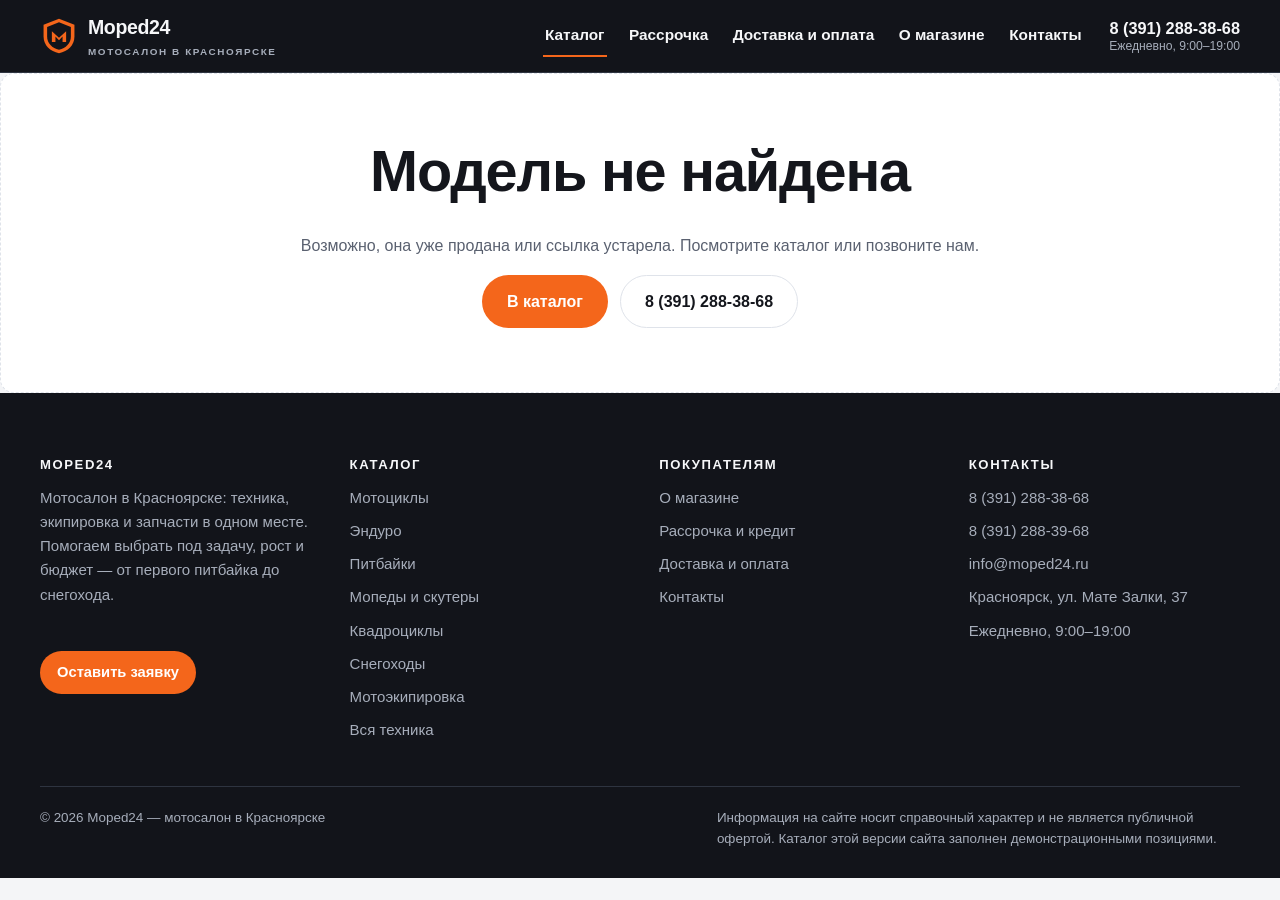
<file: site/catalog/product.html>
<!DOCTYPE html>
<html lang="ru">
<head>
<meta charset="utf-8">
<meta name="viewport" content="width=device-width, initial-scale=1">
<title>Модель — купить в Красноярске | Moped24</title>
<meta name="description" content="Карточка модели в мотосалоне Moped24: цена, характеристики, наличие, рассрочка и доставка по Красноярску и РФ.">
<link rel="canonical" href="https://www.moped24.ru/catalog/product.html">
<meta property="og:type" content="website">
<meta property="og:site_name" content="Moped24">
<meta property="og:locale" content="ru_RU">
<meta property="og:title" content="Модель — купить в Красноярске | Moped24">
<meta property="og:description" content="Карточка модели в мотосалоне Moped24: цена, характеристики, наличие, рассрочка и доставка по Красноярску и РФ.">
<meta property="og:url" content="https://www.moped24.ru/catalog/product.html">
<meta property="og:image" content="https://www.moped24.ru/assets/img/hero.svg">
<meta name="theme-color" content="#12141a">
<link rel="icon" href="../assets/img/logo.svg" type="image/svg+xml">
<link rel="stylesheet" href="../assets/css/style.css">
</head>
<body data-base="../">
<a class="skip-link" href="#main">Перейти к содержанию</a>
<header class="header">
  <div class="wrap header__bar">
    <a class="logo" href="../index.html">
      <img class="logo__mark" src="../assets/img/logo.svg" alt="" width="38" height="38">
      <span>Moped24<span class="logo__sub">мотосалон в Красноярске</span></span>
    </a>
    <button class="burger" type="button" data-burger aria-expanded="false" aria-controls="main-nav">
      <span></span><span class="visually-hidden">Меню</span>
    </button>
    <nav class="nav" id="main-nav" data-nav aria-label="Основная навигация">
      <ul class="nav__list">
        <li><a class="nav__link" href="../catalog/" aria-current="page">Каталог</a></li>
        <li><a class="nav__link" href="../about/installment.html">Рассрочка</a></li>
        <li><a class="nav__link" href="../about/delivery.html">Доставка и оплата</a></li>
        <li><a class="nav__link" href="../about/">О магазине</a></li>
        <li><a class="nav__link" href="../about/contacts.html">Контакты</a></li>
      </ul>
    </nav>
    <div class="header__contacts">
      <a class="header__phone" href="tel:+73912883868">8 (391) 288-38-68</a>
      <span class="header__hours">Ежедневно, 9:00–19:00</span>
    </div>
  </div>
</header>
<main id="main" data-product-root>

<section class="page-head">
  <div class="wrap">
    <nav class="crumbs" aria-label="Хлебные крошки">
      <ol>
        <li><a href="../index.html">Главная</a></li>
        <li><a href="../catalog/" data-product-crumb-category>Каталог</a></li>
        <li data-product-crumb>Модель</li>
      </ol>
    </nav>
  </div>
</section>

<section class="section section--tight">
  <div class="wrap product">
    <div class="product__media">
      <img data-product-image src="../assets/img/moto.svg" alt="" width="320" height="200">
    </div>
    <div>
      <h1 data-product-title>Загружаем…</h1>
      <p class="product__meta" data-product-meta></p>
      <p class="lead" data-product-summary></p>
      <div class="product__price" data-product-price></div>
      <div class="product__cta">
        <a class="btn btn--primary" href="tel:+73912883868">Позвонить и забронировать</a>
        <a class="btn btn--light" href="../index.html#zayavka">Оставить заявку</a>
      </div>
      <p class="muted" data-product-installment></p>
      <table class="specs mt-l">
        <caption class="visually-hidden">Характеристики модели</caption>
        <tbody data-product-specs></tbody>
      </table>
    </div>
  </div>
</section>

<section class="section section--tight">
  <div class="wrap cols">
    <div class="panel">
      <h3>Забрать сегодня</h3>
      <p>Если модель в наличии, её можно забрать в день обращения: подготовка занимает около часа.
      Салон на Мате Залки, 37 работает ежедневно с 9:00 до 19:00.</p>
    </div>
    <div class="panel">
      <h3>Доставим по краю и в регионы</h3>
      <p>По Красноярску привозим сами в удобные день и время, в другие города отправляем транспортными компаниями.
      <a href="../about/delivery.html">Условия доставки</a>.</p>
    </div>
    <div class="panel">
      <h3>Можно в рассрочку</h3>
      <p>Оформление по паспорту прямо в салоне, решение банка обычно в тот же день.
      <a href="../about/installment.html">Как оформить</a>.</p>
    </div>
  </div>
</section>

<section class="section section--tight" data-product-similar-block>
  <div class="wrap">
    <div class="section-head"><div><p class="eyebrow">Похожее</p><h2>Ещё в этой категории</h2></div></div>
    <div class="products" data-product-similar></div>
  </div>
</section>

</main>
<footer class="footer">
  <div class="wrap">
    <div class="footer__grid">
      <div>
        <h3>Moped24</h3>
        <p>Мотосалон в Красноярске: техника, экипировка и запчасти в одном месте.
        Помогаем выбрать под задачу, рост и бюджет — от первого питбайка до снегохода.</p>
        <p class="mt-l"><a class="btn btn--primary btn--sm" href="../index.html#zayavka">Оставить заявку</a></p>
      </div>
      <div>
        <h3>Каталог</h3>
        <ul>
          <li><a href="../catalog/?type=moto">Мотоциклы</a></li>
          <li><a href="../catalog/?type=enduro">Эндуро</a></li>
          <li><a href="../catalog/?type=pitbike">Питбайки</a></li>
          <li><a href="../catalog/?type=scooter">Мопеды и скутеры</a></li>
          <li><a href="../catalog/?type=atv">Квадроциклы</a></li>
          <li><a href="../catalog/?type=snow">Снегоходы</a></li>
          <li><a href="../catalog/?type=gear">Мотоэкипировка</a></li>
          <li><a href="../catalog/">Вся техника</a></li>
        </ul>
      </div>
      <div>
        <h3>Покупателям</h3>
        <ul>
          <li><a href="../about/">О магазине</a></li>
          <li><a href="../about/installment.html">Рассрочка и кредит</a></li>
          <li><a href="../about/delivery.html">Доставка и оплата</a></li>
          <li><a href="../about/contacts.html">Контакты</a></li>
        </ul>
      </div>
      <div>
        <h3>Контакты</h3>
        <ul>
          <li><a href="tel:+73912883868">8 (391) 288-38-68</a></li>
          <li><a href="tel:+73912883968">8 (391) 288-39-68</a></li>
          <li><a href="mailto:info@moped24.ru">info@moped24.ru</a></li>
          <li>Красноярск, ул. Мате Залки, 37</li>
          <li>Ежедневно, 9:00–19:00</li>
        </ul>
      </div>
    </div>
    <div class="footer__bottom">
      <span>© <span data-year>2026</span> Moped24 — мотосалон в Красноярске</span>
      <span class="footer__disclaimer">Информация на сайте носит справочный характер и не является публичной офертой.
      Каталог этой версии сайта заполнен демонстрационными позициями.</span>
    </div>
  </div>
</footer>
<script src="../assets/js/site.js"></script>
<script src="../assets/js/product.js"></script>
</body>
</html>
</file>
<file: site/assets/css/style.css>
/* ==========================================================================
   Moped24 — дизайн-система обновлённого сайта
   Один файл: токены, базовые стили, компоненты, утилиты.
   Без внешних зависимостей и шрифтовых CDN.
   ========================================================================== */

:root {
  color-scheme: light;

  /* Поверхности и текст (светлая схема — база) */
  --bg: #f4f5f7;
  --surface: #ffffff;
  --surface-2: #eef0f4;
  --ink: #14161c;
  --ink-2: #5a6170;
  --line: #dfe3ea;

  /* Тёмные секции (шапка, hero, футер) — часть фирменного стиля */
  --dark: #12141a;
  --dark-2: #1b1f28;
  --dark-3: #262c37;
  --on-dark: #f6f7f9;
  --on-dark-2: #a7aebb;
  --dark-line: #2e3440;

  /* Акцент */
  --accent: #f4661b;
  --accent-hover: #ff7a33;
  --accent-soft: rgba(244, 102, 27, 0.12);
  --accent-ink: #ffffff;
  --gold: #ffb020;
  --ok: #1f9d55;
  --ok-soft: rgba(31, 157, 85, 0.12);

  /* Форма */
  --radius-s: 8px;
  --radius: 14px;
  --radius-l: 22px;
  --shadow: 0 1px 2px rgba(16, 20, 28, .06), 0 10px 30px rgba(16, 20, 28, .08);
  --shadow-hover: 0 2px 6px rgba(16, 20, 28, .08), 0 18px 44px rgba(16, 20, 28, .14);

  /* Ритм */
  --wrap: 1200px;
  --gap: clamp(16px, 2.4vw, 28px);
  --section-y: clamp(48px, 7vw, 96px);

  --font: -apple-system, BlinkMacSystemFont, "Segoe UI", "Inter", "Roboto",
    "Helvetica Neue", Arial, "Noto Sans", sans-serif;
}

@media (prefers-color-scheme: dark) {
  :root {
    color-scheme: dark;
    --bg: #0e1015;
    --surface: #171b22;
    --surface-2: #1f242d;
    --ink: #f3f5f8;
    --ink-2: #a3abb9;
    --line: #2b313c;
    --shadow: 0 1px 2px rgba(0, 0, 0, .5), 0 12px 32px rgba(0, 0, 0, .45);
    --shadow-hover: 0 2px 8px rgba(0, 0, 0, .55), 0 20px 48px rgba(0, 0, 0, .6);
  }
}

*, *::before, *::after { box-sizing: border-box; }

html { -webkit-text-size-adjust: 100%; scroll-behavior: smooth; }

@media (prefers-reduced-motion: reduce) {
  html { scroll-behavior: auto; }
  *, *::before, *::after {
    animation-duration: .01ms !important;
    animation-iteration-count: 1 !important;
    transition-duration: .01ms !important;
  }
}

body {
  margin: 0;
  font-family: var(--font);
  font-size: 16px;
  line-height: 1.6;
  color: var(--ink);
  background: var(--bg);
  -webkit-font-smoothing: antialiased;
}

img, svg { max-width: 100%; display: block; }
a { color: inherit; }

h1, h2, h3, h4 { margin: 0 0 .5em; line-height: 1.15; letter-spacing: -.02em; font-weight: 750; }
h1 { font-size: clamp(2rem, 1.2rem + 3.4vw, 3.6rem); }
h2 { font-size: clamp(1.5rem, 1.1rem + 1.7vw, 2.35rem); }
h3 { font-size: clamp(1.1rem, 1rem + .5vw, 1.35rem); }
p { margin: 0 0 1em; }
p:last-child { margin-bottom: 0; }

:focus-visible {
  outline: 3px solid var(--accent);
  outline-offset: 2px;
  border-radius: 4px;
}

.skip-link {
  position: absolute;
  left: 12px;
  top: -60px;
  z-index: 100;
  padding: 10px 16px;
  background: var(--accent);
  color: var(--accent-ink);
  border-radius: 0 0 var(--radius-s) var(--radius-s);
  font-weight: 650;
  transition: top .15s ease;
}
.skip-link:focus { top: 0; }

.wrap {
  width: min(100% - 2 * clamp(16px, 4vw, 32px), var(--wrap));
  margin-inline: auto;
}

.section { padding-block: var(--section-y); }
.section--tight { padding-block: clamp(32px, 4.5vw, 60px); }
.section--dark { background: var(--dark); color: var(--on-dark); }
.section--dark .lead,
.section--dark .muted { color: var(--on-dark-2); }

.section-head {
  display: flex;
  flex-wrap: wrap;
  align-items: end;
  justify-content: space-between;
  gap: 16px;
  margin-bottom: clamp(24px, 3vw, 40px);
}
.section-head h2 { margin: 0; }
.section-head p { max-width: 56ch; color: var(--ink-2); margin: 6px 0 0; }

.eyebrow {
  display: inline-flex;
  align-items: center;
  gap: 8px;
  margin: 0 0 14px;
  font-size: .8rem;
  font-weight: 700;
  letter-spacing: .12em;
  text-transform: uppercase;
  color: var(--accent);
}
.eyebrow::before {
  content: "";
  width: 28px;
  height: 2px;
  background: var(--accent);
  border-radius: 2px;
}

.lead { font-size: clamp(1.02rem, .98rem + .35vw, 1.2rem); color: var(--ink-2); }
.muted { color: var(--ink-2); }
.nowrap { white-space: nowrap; }

/* ---------- Кнопки ---------- */
.btn {
  display: inline-flex;
  align-items: center;
  justify-content: center;
  gap: 10px;
  padding: 13px 24px;
  min-height: 48px;
  border: 1px solid transparent;
  border-radius: 999px;
  font: inherit;
  font-weight: 700;
  text-decoration: none;
  cursor: pointer;
  transition: background-color .16s ease, color .16s ease, border-color .16s ease, transform .16s ease;
}
.btn:hover { transform: translateY(-1px); }
.btn:active { transform: translateY(0); }
.btn--primary { background: var(--accent); color: var(--accent-ink); }
.btn--primary:hover { background: var(--accent-hover); }
.btn--ghost {
  background: transparent;
  color: currentColor;
  border-color: currentColor;
  opacity: .95;
}
.btn--ghost:hover { background: rgba(255, 255, 255, .08); }
.section:not(.section--dark) .btn--ghost:hover { background: var(--surface-2); }
.btn--light { background: var(--surface); color: var(--ink); border-color: var(--line); }
.btn--light:hover { border-color: var(--accent); color: var(--accent); }
.btn--sm { padding: 9px 16px; min-height: 40px; font-size: .92rem; }
.btn--block { width: 100%; }

/* ---------- Шапка ---------- */
.header {
  position: sticky;
  top: 0;
  z-index: 50;
  background: var(--dark);
  color: var(--on-dark);
  border-bottom: 1px solid var(--dark-line);
}
.header__bar {
  display: flex;
  align-items: center;
  gap: clamp(12px, 2vw, 28px);
  min-height: 72px;
}
.logo {
  display: inline-flex;
  align-items: center;
  gap: 10px;
  text-decoration: none;
  color: var(--on-dark);
  font-weight: 800;
  font-size: 1.22rem;
  letter-spacing: -.02em;
  margin-right: auto;
}
.logo__mark { width: 38px; height: 38px; flex: 0 0 auto; }
.logo__sub {
  display: block;
  font-size: .62rem;
  font-weight: 600;
  letter-spacing: .16em;
  text-transform: uppercase;
  color: var(--on-dark-2);
}

.nav__list {
  display: flex;
  align-items: center;
  gap: clamp(10px, 1.6vw, 22px);
  margin: 0;
  padding: 0;
  list-style: none;
}
.nav__link {
  display: inline-block;
  padding: 8px 2px;
  text-decoration: none;
  font-weight: 600;
  font-size: .96rem;
  color: var(--on-dark);
  border-bottom: 2px solid transparent;
  transition: color .15s ease, border-color .15s ease;
}
.nav__link:hover { color: var(--accent-hover); }
.nav__link[aria-current="page"] { border-bottom-color: var(--accent); }

.header__contacts {
  display: flex;
  flex-direction: column;
  align-items: flex-end;
  line-height: 1.25;
}
.header__phone {
  text-decoration: none;
  font-weight: 750;
  font-size: 1.02rem;
  white-space: nowrap;
}
.header__hours { font-size: .76rem; color: var(--on-dark-2); }

.burger {
  display: none;
  width: 46px;
  height: 46px;
  padding: 0;
  border: 1px solid var(--dark-line);
  border-radius: var(--radius-s);
  background: transparent;
  color: var(--on-dark);
  cursor: pointer;
}
.burger span,
.burger span::before,
.burger span::after {
  display: block;
  width: 20px;
  height: 2px;
  background: currentColor;
  border-radius: 2px;
  transition: transform .18s ease, opacity .18s ease;
}
.burger span { margin: 0 auto; position: relative; }
.burger span::before { content: ""; position: absolute; top: -6px; }
.burger span::after { content: ""; position: absolute; top: 6px; }
.burger[aria-expanded="true"] span { background: transparent; }
.burger[aria-expanded="true"] span::before { transform: translateY(6px) rotate(45deg); }
.burger[aria-expanded="true"] span::after { transform: translateY(-6px) rotate(-45deg); }

@media (max-width: 1060px) {
  .burger { display: grid; place-items: center; order: 3; }
  .header__bar { flex-wrap: wrap; }
  .header__contacts { margin-left: auto; }
  .nav {
    order: 4;
    flex-basis: 100%;
    display: none;
    border-top: 1px solid var(--dark-line);
    padding-block: 8px 16px;
  }
  .nav.is-open { display: block; }
  .nav__list { flex-direction: column; align-items: stretch; gap: 0; }
  .nav__link { padding: 12px 0; border-bottom: 1px solid var(--dark-line); }
  .nav__link[aria-current="page"] { color: var(--accent); }
}
@media (max-width: 560px) {
  .header__hours { display: none; }
  .header__phone { font-size: .94rem; }
  .logo { font-size: 1.05rem; }
}

/* ---------- Hero ---------- */
.hero {
  position: relative;
  overflow: hidden;
  background: var(--dark);
  color: var(--on-dark);
  padding-block: clamp(40px, 6vw, 84px) clamp(32px, 5vw, 64px);
}
.hero::before,
.hero::after {
  content: "";
  position: absolute;
  border-radius: 50%;
  pointer-events: none;
}
.hero::before {
  width: 620px; height: 620px;
  top: -260px; right: -160px;
  background: radial-gradient(circle, rgba(244, 102, 27, .30), transparent 62%);
}
.hero::after {
  width: 460px; height: 460px;
  bottom: -240px; left: -140px;
  background: radial-gradient(circle, rgba(255, 176, 32, .18), transparent 62%);
}
.hero__grid {
  position: relative;
  display: grid;
  gap: clamp(24px, 4vw, 56px);
  align-items: center;
  grid-template-columns: 1fr;
}
@media (min-width: 900px) {
  .hero__grid { grid-template-columns: 1.05fr .95fr; }
}
.hero h1 { margin-bottom: 18px; }
.hero__text { max-width: 60ch; color: var(--on-dark-2); font-size: clamp(1.02rem, .98rem + .4vw, 1.2rem); }
.hero__cta { display: flex; flex-wrap: wrap; gap: 12px; margin-top: 28px; }
.hero__art {
  background: linear-gradient(160deg, var(--dark-2), #101318);
  border: 1px solid var(--dark-line);
  border-radius: var(--radius-l);
  padding: clamp(18px, 3vw, 30px);
}
.hero__art img { width: 100%; }

.stats {
  display: grid;
  grid-template-columns: repeat(auto-fit, minmax(150px, 1fr));
  gap: 1px;
  margin-top: clamp(32px, 4vw, 52px);
  background: var(--dark-line);
  border: 1px solid var(--dark-line);
  border-radius: var(--radius);
  overflow: hidden;
}
.stats__item { background: var(--dark); padding: 20px clamp(16px, 2vw, 24px); }
.stats__value {
  display: block;
  font-size: clamp(1.5rem, 1.2rem + 1.1vw, 2.1rem);
  font-weight: 800;
  color: var(--accent);
  letter-spacing: -.02em;
}
.stats__label { font-size: .88rem; color: var(--on-dark-2); }

/* ---------- Плитки категорий ---------- */
.cats {
  display: grid;
  gap: var(--gap);
  grid-template-columns: repeat(auto-fill, minmax(min(100%, 330px), 1fr));
}
.cat {
  position: relative;
  display: flex;
  flex-direction: column;
  gap: 10px;
  padding: 22px;
  background: var(--surface);
  border: 1px solid var(--line);
  border-radius: var(--radius);
  text-decoration: none;
  color: inherit;
  box-shadow: var(--shadow);
  transition: transform .18s ease, box-shadow .18s ease, border-color .18s ease;
}
.cat:hover {
  transform: translateY(-3px);
  box-shadow: var(--shadow-hover);
  border-color: var(--accent);
}
.cat__art {
  width: 100%;
  aspect-ratio: 16 / 9;
  object-fit: contain;
  padding: 8px;
  border-radius: 12px;
  background: var(--surface-2);
}
.cat h3 { margin: 0; font-size: 1.1rem; }
.cat p { color: var(--ink-2); font-size: .92rem; margin: 0; }
.cat__more { margin-top: auto; font-weight: 700; color: var(--accent); font-size: .92rem; }

/* ---------- Карточки товаров ---------- */
.products {
  display: grid;
  gap: var(--gap);
  grid-template-columns: repeat(auto-fill, minmax(min(100%, 260px), 1fr));
}
.card {
  display: flex;
  flex-direction: column;
  background: var(--surface);
  border: 1px solid var(--line);
  border-radius: var(--radius);
  overflow: hidden;
  box-shadow: var(--shadow);
  transition: transform .18s ease, box-shadow .18s ease;
}
.card:hover { transform: translateY(-3px); box-shadow: var(--shadow-hover); }
.card__media {
  position: relative;
  aspect-ratio: 4 / 3;
  background: var(--surface-2);
  display: grid;
  place-items: center;
  padding: 12px;
}
.card__media img { width: 100%; height: 100%; object-fit: contain; }
.card__body { display: flex; flex-direction: column; gap: 10px; padding: 18px; flex: 1; }
.card__title { font-size: 1.02rem; font-weight: 700; margin: 0; line-height: 1.3; }
.card__title a { text-decoration: none; }
.card__title a:hover { color: var(--accent); }
.card__specs { margin: 0; font-size: .86rem; color: var(--ink-2); }
.card__price { display: flex; align-items: baseline; gap: 10px; margin-top: auto; }
.card__price b { font-size: 1.22rem; letter-spacing: -.02em; }
.card__price s { color: var(--ink-2); font-size: .92rem; }
.card__actions { display: flex; gap: 8px; }
.card__actions .btn { flex: 1; }

.badge {
  display: inline-flex;
  align-items: center;
  gap: 6px;
  padding: 4px 10px;
  border-radius: 999px;
  font-size: .76rem;
  font-weight: 700;
  letter-spacing: .01em;
  white-space: nowrap;
}
.badge--stock { background: var(--ok-soft); color: var(--ok); }
.badge--order { background: var(--surface-2); color: var(--ink-2); }
.badge--hit { background: var(--accent); color: var(--accent-ink); }
.card__media .badge { position: absolute; top: 12px; left: 12px; }
.card__media .badge--hit { left: auto; right: 12px; }

/* ---------- Преимущества ---------- */
.features {
  display: grid;
  gap: var(--gap);
  grid-template-columns: repeat(auto-fit, minmax(min(100%, 260px), 1fr));
}
.feature {
  padding: 24px;
  background: var(--surface);
  border: 1px solid var(--line);
  border-radius: var(--radius);
}
.section--dark .feature {
  background: var(--dark-2);
  border-color: var(--dark-line);
}
.feature__icon {
  width: 44px; height: 44px;
  display: grid; place-items: center;
  border-radius: 12px;
  background: var(--accent-soft);
  color: var(--accent);
  margin-bottom: 14px;
}
.feature__icon svg { width: 24px; height: 24px; }
.feature h3 { font-size: 1.05rem; margin-bottom: 6px; }
.feature p { color: var(--ink-2); font-size: .94rem; margin: 0; }
.section--dark .feature p { color: var(--on-dark-2); }

/* ---------- Рассрочка / CTA-полоса ---------- */
.promo {
  display: grid;
  gap: clamp(20px, 3vw, 40px);
  align-items: center;
  padding: clamp(24px, 4vw, 44px);
  border-radius: var(--radius-l);
  background: linear-gradient(135deg, #1d222b, #12141a);
  color: var(--on-dark);
  border: 1px solid var(--dark-line);
}
@media (min-width: 860px) { .promo { grid-template-columns: 1.2fr .8fr; } }
.promo h2 { margin-bottom: 10px; }
.promo p { color: var(--on-dark-2); margin: 0; }
.promo__list { margin: 18px 0 0; padding: 0; list-style: none; display: grid; gap: 10px; }
.promo__list li { display: flex; gap: 10px; align-items: flex-start; color: var(--on-dark-2); }
.promo__list li::before { content: "✓"; color: var(--accent); font-weight: 800; }
.promo__cta { display: flex; flex-direction: column; gap: 12px; }

/* ---------- Рейтинг / отзывы ---------- */
.rating {
  display: grid;
  gap: var(--gap);
  grid-template-columns: repeat(auto-fit, minmax(min(100%, 250px), 1fr));
  align-items: center;
}
.rating__score {
  display: flex;
  align-items: center;
  gap: 16px;
  padding: 24px;
  background: var(--surface);
  border: 1px solid var(--line);
  border-radius: var(--radius);
}
.rating__value { font-size: 3rem; font-weight: 800; letter-spacing: -.03em; line-height: 1; }
.rating__stars { color: var(--gold); font-size: 1.1rem; letter-spacing: .12em; }
.rating__links { display: flex; flex-wrap: wrap; gap: 12px; }

/* ---------- FAQ ---------- */
.faq { display: grid; gap: 12px; max-width: 900px; }
.faq__item {
  background: var(--surface);
  border: 1px solid var(--line);
  border-radius: var(--radius);
  overflow: hidden;
}
.faq__q {
  width: 100%;
  display: flex;
  align-items: center;
  justify-content: space-between;
  gap: 16px;
  padding: 18px 20px;
  border: 0;
  background: none;
  font: inherit;
  font-weight: 700;
  text-align: left;
  color: inherit;
  cursor: pointer;
}
.faq__q::after {
  content: "+";
  font-size: 1.5rem;
  font-weight: 400;
  color: var(--accent);
  transition: transform .18s ease;
  flex: 0 0 auto;
}
.faq__q[aria-expanded="true"]::after { transform: rotate(45deg); }
.faq__a { padding: 0 20px 20px; color: var(--ink-2); max-width: 78ch; }
.faq__a[hidden] { display: none; }

/* ---------- Формы ---------- */
.form {
  display: grid;
  gap: 16px;
  padding: clamp(20px, 3vw, 32px);
  background: var(--surface);
  border: 1px solid var(--line);
  border-radius: var(--radius-l);
  box-shadow: var(--shadow);
}
.form__row { display: grid; gap: 16px; }
@media (min-width: 720px) { .form__row--2 { grid-template-columns: 1fr 1fr; } }
.field { display: grid; gap: 6px; }
.field > span { font-size: .88rem; font-weight: 650; }
.field input,
.field select,
.field textarea {
  width: 100%;
  padding: 12px 14px;
  min-height: 48px;
  font: inherit;
  color: var(--ink);
  background: var(--bg);
  border: 1px solid var(--line);
  border-radius: var(--radius-s);
  transition: border-color .15s ease, box-shadow .15s ease;
}
.field textarea { min-height: 110px; resize: vertical; }
.field input:focus,
.field select:focus,
.field textarea:focus {
  border-color: var(--accent);
  box-shadow: 0 0 0 3px var(--accent-soft);
  outline: none;
}
.field__error { font-size: .82rem; color: #d33a2c; min-height: 1em; }
.field.is-invalid input,
.field.is-invalid select { border-color: #d33a2c; }
.form__note { font-size: .82rem; color: var(--ink-2); margin: 0; }
.form__status {
  padding: 12px 14px;
  border-radius: var(--radius-s);
  background: var(--ok-soft);
  color: var(--ok);
  font-weight: 650;
}
.form__status[hidden] { display: none; }

/* ---------- Каталог ---------- */
.catalog {
  display: grid;
  gap: var(--gap);
  align-items: start;
  grid-template-columns: 1fr;
}
@media (min-width: 980px) { .catalog { grid-template-columns: 280px 1fr; } }

.filters {
  position: sticky;
  top: 92px;
  display: grid;
  gap: 20px;
  padding: 20px;
  background: var(--surface);
  border: 1px solid var(--line);
  border-radius: var(--radius);
}
@media (max-width: 979px) { .filters { position: static; } }
.filters__group { display: grid; gap: 10px; }
.filters__group h3 { font-size: .82rem; text-transform: uppercase; letter-spacing: .1em; color: var(--ink-2); margin: 0; }
.check { display: flex; align-items: center; gap: 10px; font-size: .95rem; cursor: pointer; }
.check input { width: 18px; height: 18px; accent-color: var(--accent); flex: 0 0 auto; }
.filters__price { display: flex; align-items: center; gap: 8px; }
.filters__price input { width: 100%; min-height: 44px; padding: 10px; border: 1px solid var(--line); border-radius: var(--radius-s); background: var(--bg); color: var(--ink); font: inherit; }

.catalog__toolbar {
  display: flex;
  flex-wrap: wrap;
  align-items: center;
  gap: 12px;
  margin-bottom: var(--gap);
}
.catalog__count { color: var(--ink-2); font-size: .95rem; margin-right: auto; }
.catalog__search { flex: 1 1 220px; min-width: 200px; }
.catalog__search input,
.catalog__sort select {
  width: 100%;
  min-height: 46px;
  padding: 10px 14px;
  font: inherit;
  color: var(--ink);
  background: var(--surface);
  border: 1px solid var(--line);
  border-radius: var(--radius-s);
}
.empty {
  padding: clamp(32px, 6vw, 64px) 24px;
  text-align: center;
  background: var(--surface);
  border: 1px dashed var(--line);
  border-radius: var(--radius);
}
.empty[hidden] { display: none; }

/* ---------- Карточка товара ---------- */
.product {
  display: grid;
  gap: clamp(20px, 3.5vw, 44px);
  grid-template-columns: 1fr;
  align-items: start;
}
@media (min-width: 900px) { .product { grid-template-columns: 1.05fr .95fr; } }
.product__media {
  background: var(--surface);
  border: 1px solid var(--line);
  border-radius: var(--radius-l);
  padding: clamp(20px, 4vw, 40px);
  display: grid;
  place-items: center;
}
.product__price { display: flex; align-items: baseline; flex-wrap: wrap; gap: 12px; margin: 18px 0; }
.product__price b { font-size: clamp(1.7rem, 1.4rem + 1.2vw, 2.4rem); letter-spacing: -.03em; }
.product__price s { color: var(--ink-2); }
.product__meta { display: flex; flex-wrap: wrap; gap: 10px; align-items: center; }
.product__cta { display: flex; flex-wrap: wrap; gap: 12px; margin: 22px 0; }
.specs { width: 100%; border-collapse: collapse; font-size: .95rem; }
.specs th, .specs td { text-align: left; padding: 11px 0; border-bottom: 1px solid var(--line); vertical-align: top; }
.specs th { font-weight: 600; color: var(--ink-2); width: 46%; }

/* ---------- Текстовые страницы ---------- */
.page-head {
  background: var(--dark);
  color: var(--on-dark);
  padding-block: clamp(28px, 4vw, 56px);
}
.page-head h1 { margin: 10px 0 12px; }
.page-head p { color: var(--on-dark-2); max-width: 66ch; margin: 0; }

.crumbs { font-size: .86rem; color: var(--on-dark-2); }
.crumbs ol { display: flex; flex-wrap: wrap; gap: 8px; list-style: none; margin: 0; padding: 0; }
.crumbs li + li::before { content: "/"; margin-right: 8px; opacity: .6; }
.crumbs a { text-decoration: none; }
.crumbs a:hover { color: var(--accent-hover); }

.prose { max-width: 74ch; }
.prose h2 { margin-top: 1.6em; }
.prose h3 { margin-top: 1.4em; }
.prose ul, .prose ol { padding-left: 1.2em; margin: 0 0 1em; }
.prose li { margin-bottom: .45em; }
.prose li::marker { color: var(--accent); }

.cols {
  display: grid;
  gap: var(--gap);
  grid-template-columns: repeat(auto-fit, minmax(min(100%, 260px), 1fr));
}
.panel {
  padding: clamp(20px, 3vw, 28px);
  background: var(--surface);
  border: 1px solid var(--line);
  border-radius: var(--radius);
}
.panel h3 { margin-top: 0; }
.panel p:last-child { margin-bottom: 0; }

.steps { counter-reset: step; display: grid; gap: var(--gap); grid-template-columns: repeat(auto-fit, minmax(min(100%, 240px), 1fr)); }
.step {
  position: relative;
  padding: 26px 22px 22px;
  background: var(--surface);
  border: 1px solid var(--line);
  border-radius: var(--radius);
}
.step::before {
  counter-increment: step;
  content: counter(step);
  position: absolute;
  top: -18px;
  left: 22px;
  width: 36px; height: 36px;
  display: grid; place-items: center;
  border-radius: 50%;
  background: var(--accent);
  color: var(--accent-ink);
  font-weight: 800;
}
.step h3 { font-size: 1.02rem; margin-bottom: 6px; }
.step p { color: var(--ink-2); font-size: .94rem; margin: 0; }

/* ---------- Контакты ---------- */
.contacts-grid { display: grid; gap: var(--gap); grid-template-columns: 1fr; align-items: start; }
@media (min-width: 900px) { .contacts-grid { grid-template-columns: .9fr 1.1fr; } }
.contact-list { display: grid; gap: 18px; margin: 0; }
.contact-list dt { font-size: .82rem; text-transform: uppercase; letter-spacing: .1em; color: var(--ink-2); }
.contact-list dd { margin: 4px 0 0; font-size: 1.06rem; font-weight: 650; }
.contact-list a { text-decoration: none; }
.contact-list a:hover { color: var(--accent); }
.map {
  border: 1px solid var(--line);
  border-radius: var(--radius);
  overflow: hidden;
  background: var(--surface-2);
}
.map svg { width: 100%; height: auto; display: block; }

/* ---------- Футер ---------- */
.footer {
  background: var(--dark);
  color: var(--on-dark-2);
  padding-block: clamp(40px, 5vw, 64px) 28px;
  font-size: .94rem;
}
.footer a { text-decoration: none; }
.footer a:hover { color: var(--accent-hover); }
.footer__grid {
  display: grid;
  gap: clamp(24px, 3vw, 40px);
  grid-template-columns: repeat(auto-fit, minmax(min(100%, 200px), 1fr));
}
.footer h3 {
  font-size: .82rem;
  text-transform: uppercase;
  letter-spacing: .12em;
  color: var(--on-dark);
  margin-bottom: 14px;
}
.footer ul { list-style: none; margin: 0; padding: 0; display: grid; gap: 9px; }
.footer__bottom {
  margin-top: clamp(28px, 4vw, 44px);
  padding-top: 20px;
  border-top: 1px solid var(--dark-line);
  display: flex;
  flex-wrap: wrap;
  gap: 12px;
  justify-content: space-between;
  font-size: .84rem;
}
.footer__disclaimer { max-width: 70ch; }

/* ---------- Утилиты ---------- */
.visually-hidden {
  position: absolute !important;
  width: 1px; height: 1px;
  margin: -1px; padding: 0;
  overflow: hidden;
  clip: rect(0 0 0 0);
  white-space: nowrap;
  border: 0;
}
.stack-lg { display: grid; gap: clamp(20px, 3vw, 36px); }
.mt-l { margin-top: clamp(24px, 3.5vw, 44px); }
.center { text-align: center; }
.wrap-cta { display: flex; flex-wrap: wrap; gap: 12px; }
</file>
